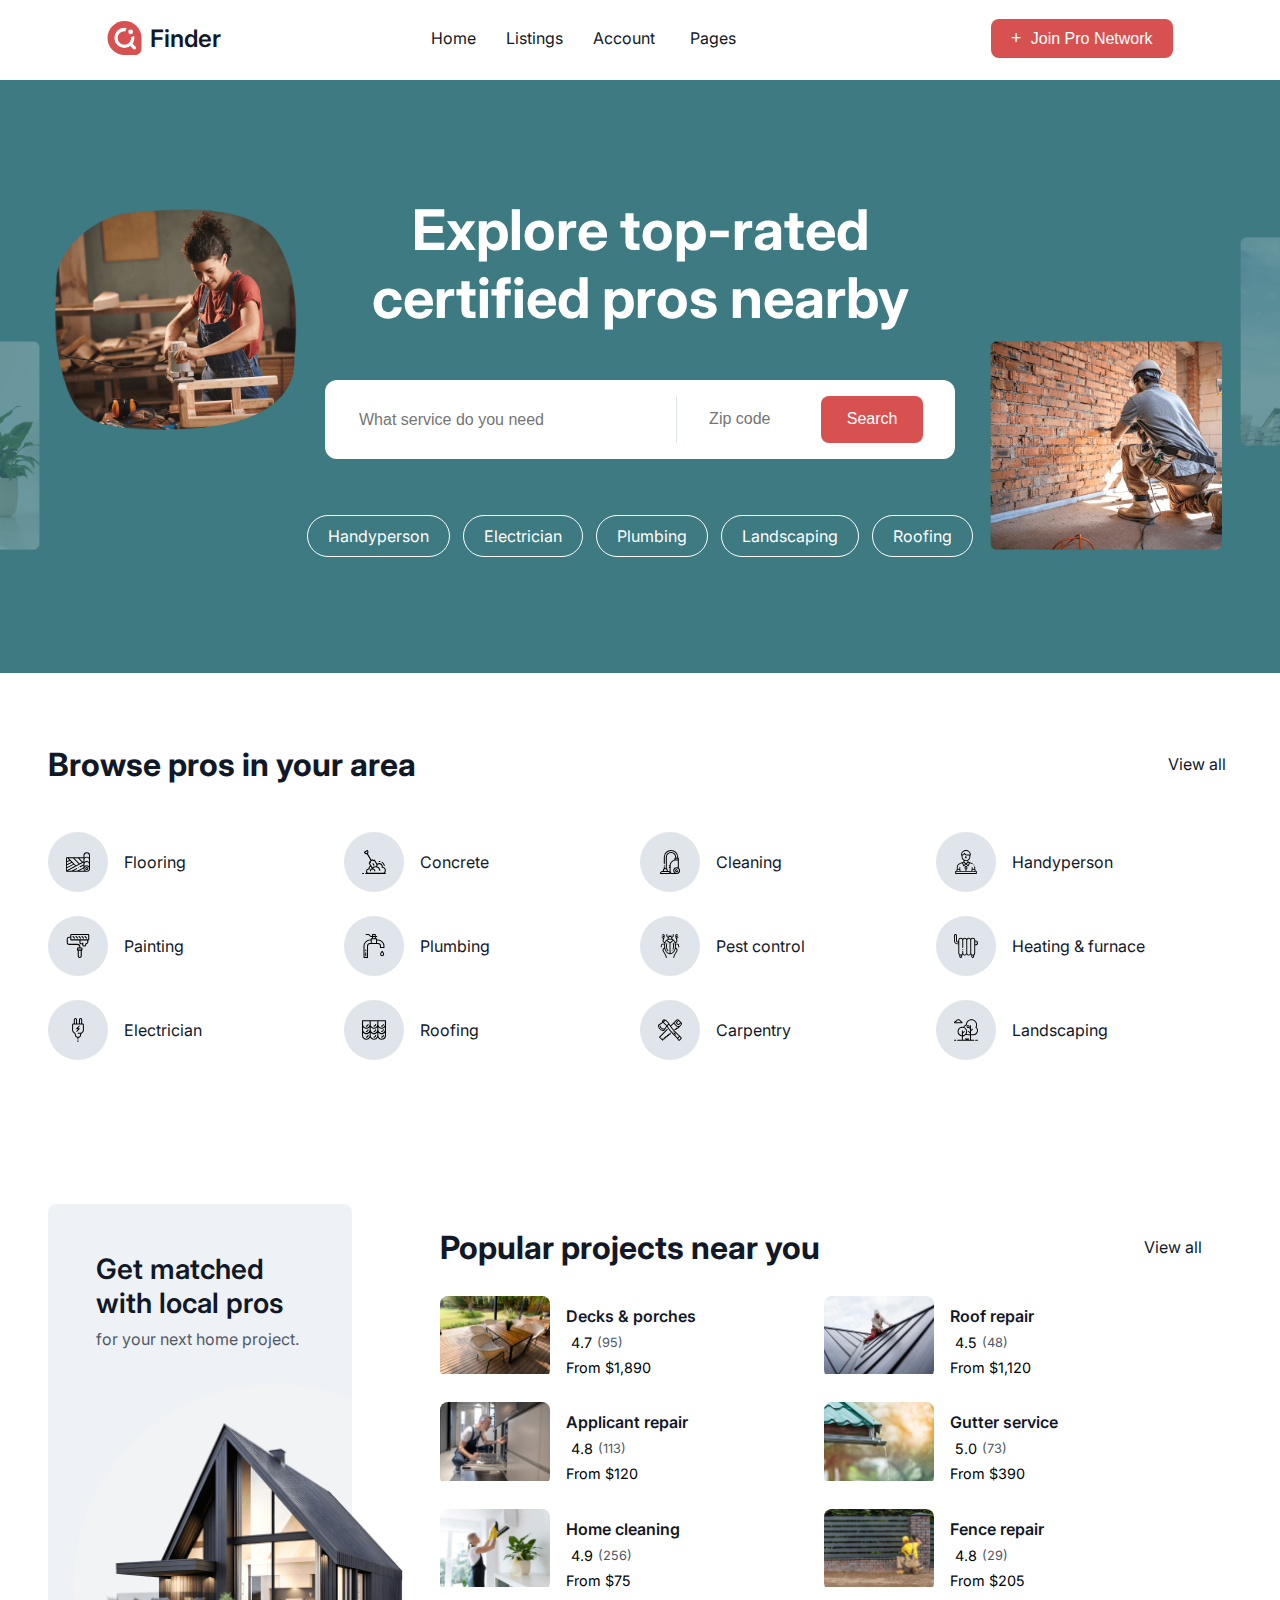
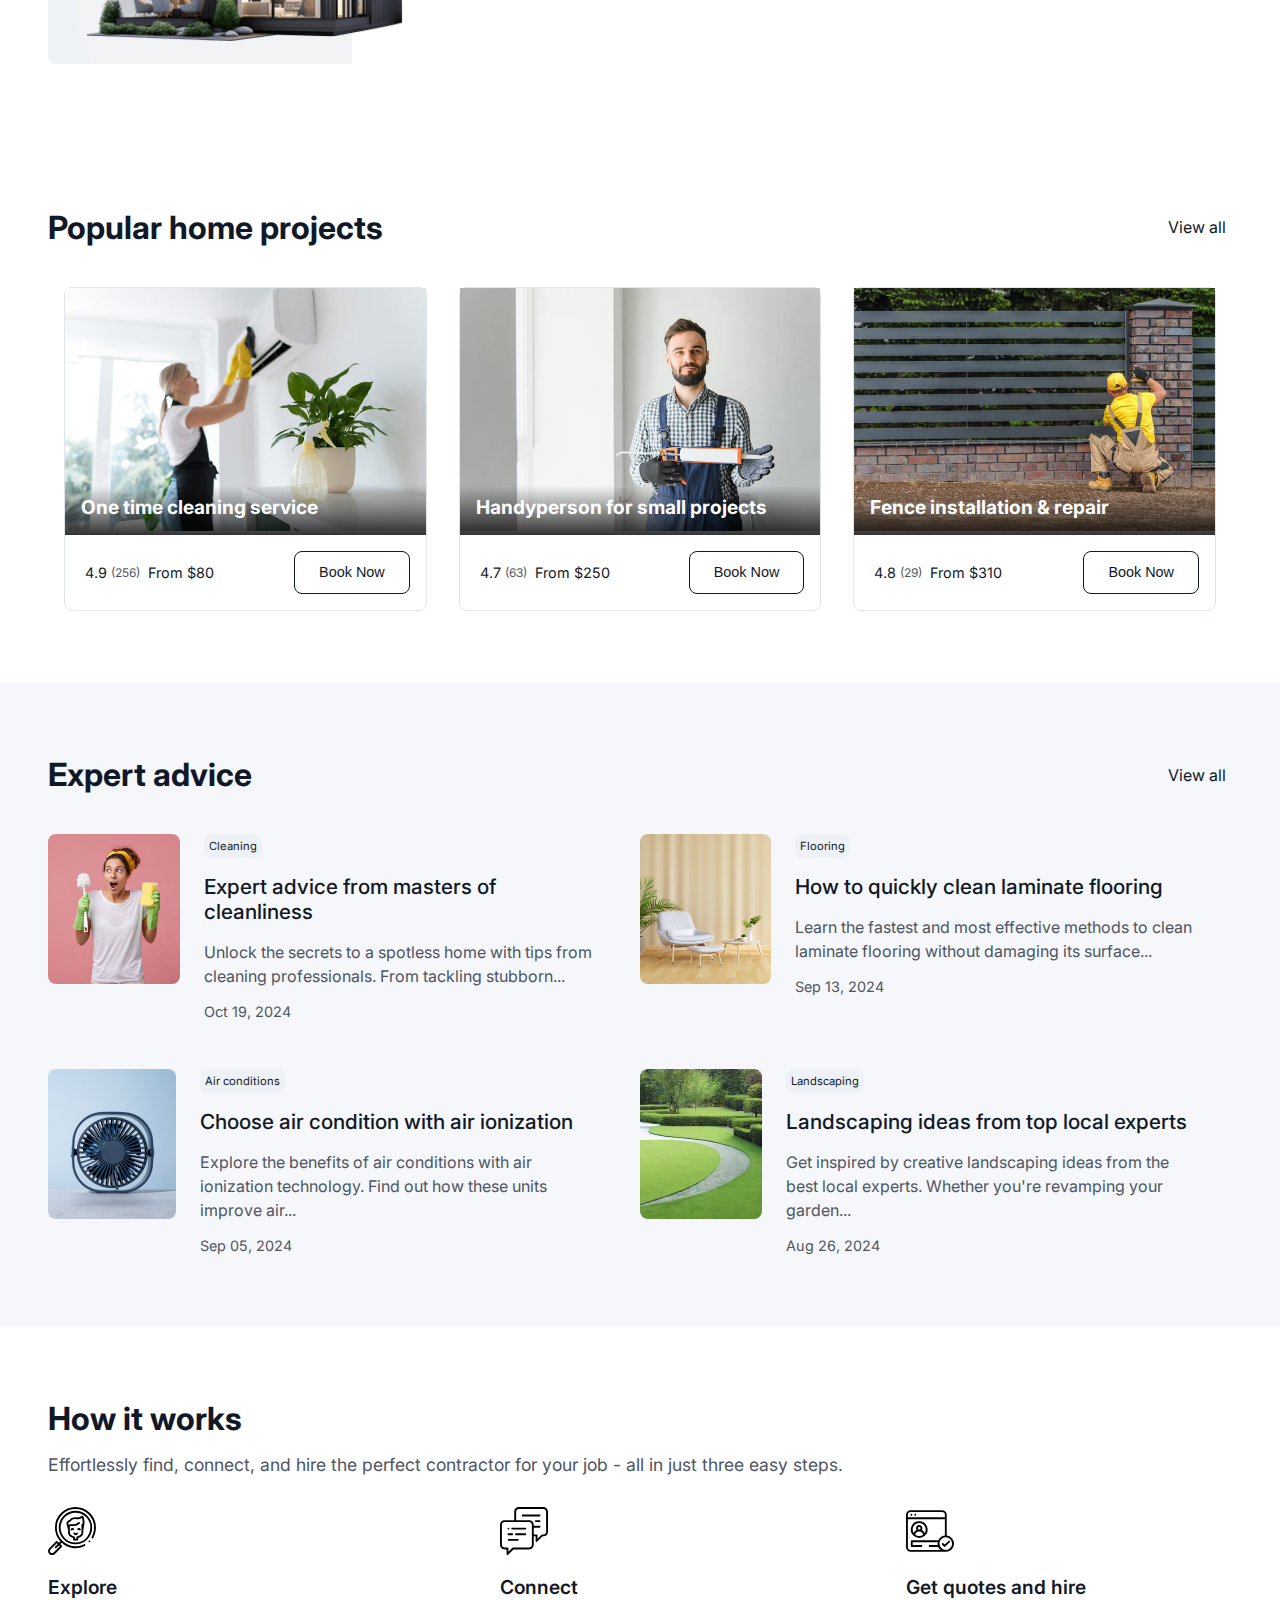
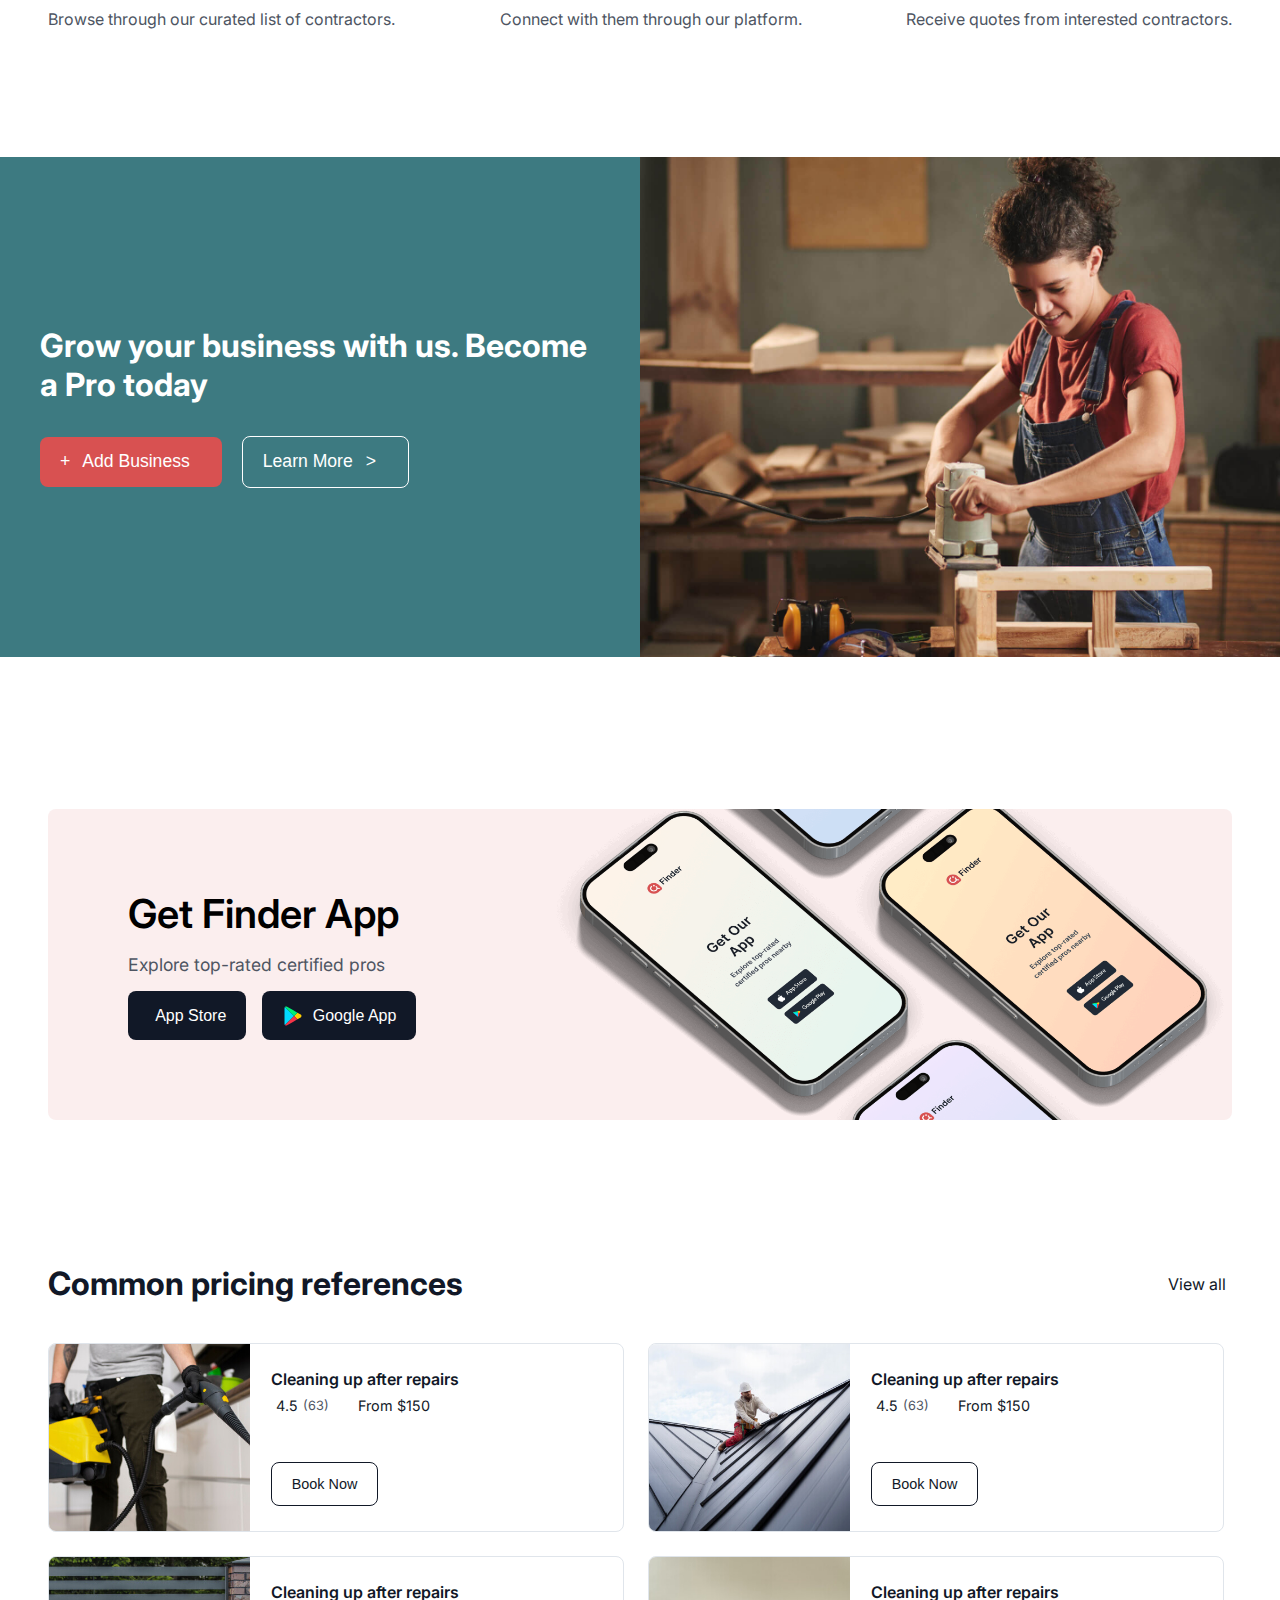
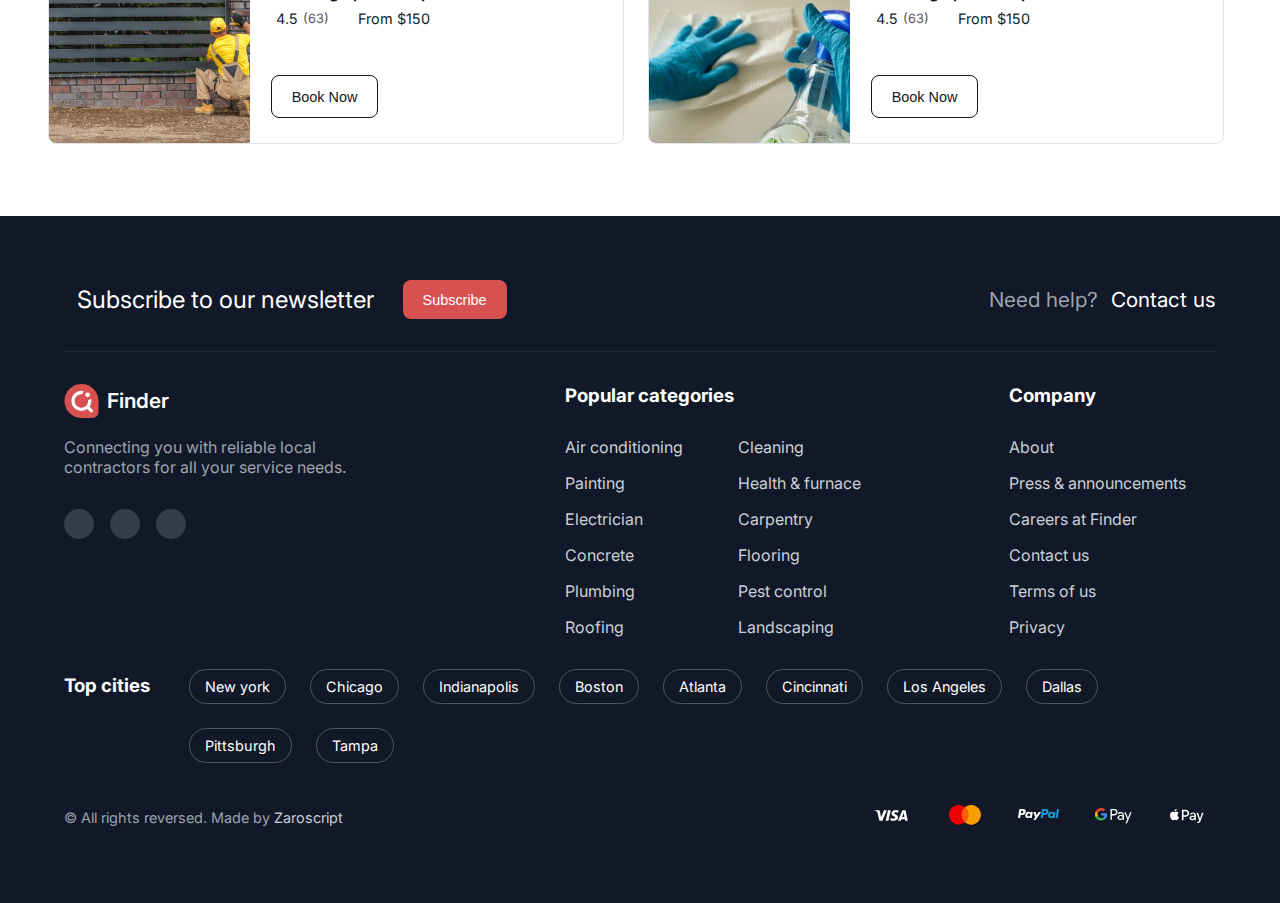
<file: index.html>
<!DOCTYPE html>
<html lang="en">
  <head>
    <meta charset="UTF-8" />
    <meta name="viewport" content="width=device-width, initial-scale=1.0" />
    <title>Finder | Contractors - Homepage</title>

    <link
      rel="shortcut icon"
      href="assets/images/logo.svg"
      type="image/x-icon"
    />

    <!-- Google font (Inter) -->
    <link rel="preconnect" href="https://fonts.googleapis.com" />
    <link rel="preconnect" href="https://fonts.gstatic.com" crossorigin />
    <link
      href="https://fonts.googleapis.com/css2?family=Inter:ital,opsz,wght@0,14..32,100..900;1,14..32,100..900&family=Poppins:ital,wght@0,100;0,200;0,300;0,400;0,500;0,600;0,700;0,800;0,900;1,100;1,200;1,300;1,400;1,500;1,600;1,700;1,800;1,900&display=swap"
      rel="stylesheet"
    />

    <!-- Font Awesome CDN -->
    <link
      rel="stylesheet"
      href="https://cdnjs.cloudflare.com/ajax/libs/font-awesome/6.7.1/css/all.min.css"
      integrity="sha512-5Hs3dF2AEPkpNAR7UiOHba+lRSJNeM2ECkwxUIxC1Q/FLycGTbNapWXB4tP889k5T5Ju8fs4b1P5z/iB4nMfSQ=="
      crossorigin="anonymous"
      referrerpolicy="no-referrer"
    />

    <!-- Main style file -->
    <link rel="stylesheet" href="assets/css/main.css" />
    <!-- Navbar style file -->
    <link rel="stylesheet" href="assets/css/navbar.css" />
    <!-- Home page style file -->
    <link rel="stylesheet" href="assets/css/home.css" />
    <!-- Footer style file -->
    <link rel="stylesheet" href="assets/css/footer.css" />
  </head>

  <!-- =============== start header ================ -->

  <header>
    <nav>
      <a href="index.html" class="logo">
        <img src="assets/images/logo.svg" alt="logo" />
        <span>Finder</span>
      </a>

      <ul class="nav-links">
        <li>
          <a href="index.html">Home</a>
        </li>
        <li>
          <a href="pages/listing.html">Listings</a>
        </li>
        <li>
          <a href="#">Account<i class="fa-solid fa-chevron-down"></i></a>

          <ul class="dropdown">
            <li><a href="#">Auth pages <i class="fa-solid fa-angle-right"></i></a>
              <ul class="authPages">
                <li><a href="pages/account/auth pages/signIn.html">Sign In</a></li>
                <li><a href="pages/account/auth pages/signUp.html">Sign Up</a></li>
                <li><a href="pages/account/auth pages/passwordRecovery.html">Password Recovery</a></li>
              </ul>
            </li>
            <li><a href="pages/account/profile.html">My profile</a></li>
            <li><a href="pages/account/myListings.html">My listings</a></li>
            <li><a href="pages/account/reviews.html">Reviews</a></li>
            <li><a href="pages/account/favorites.html">Favorites</a></li>
            <li><a href="pages/account/payment.html">Payment details</a></li>
            <li><a href="pages/account/settings.html">Account settings</a></li>
          </ul>
        </li>
        <li>
          <a href="#">Pages<i class="fa-solid fa-chevron-down"></i>
          </a>
          <ul class="dropdown">
            <li><a href="pages/otherPages/about.html">About</a></li>
            <li><a href="pages/otherPages/blog.html">Blog</a></li>
            <li><a href="pages/otherPages/contact.html">Contact</a></li>
            <li><a href="pages/otherPages/help.html">Help center</a></li>
            <li><a href="pages/otherPages/error404.html">404 Error</a></li>
          </ul>
        </li>
      </ul>

      <div class="contact-container">
        <i class="fa-regular fa-sun"></i>

        <a href="pages/account/profile.html"><i class="fa-regular fa-user"></i></a>

        <button class="btn"><span>+</span> Join pro network</button>
      </div>
    </nav>
    <section class="hero">
      <div class="hero-bg">
        <img src="assets/images/heroBackground.png" alt="Hero background" />
      </div>
      <div class="hero-content">
        <h1>Explore top-rated certified pros nearby</h1>

        <form class="search-box">
          <div class="left">
            <i class="fa-solid fa-magnifying-glass"></i>

            <input type="text" placeholder="What service do you need" />
          </div>

          <div class="right">
            <div class="zipCode">
              <i class="fa-solid fa-location-dot"></i>
              <input type="text" placeholder="Zip code" />
            </div>

            <button class="btn" type="submit">search</button>
          </div>
        </form>

        <div class="category-links">
          <a href="#">Handyperson</a>
          <a href="#">Electrician</a>
          <a href="#">Plumbing</a>
          <a href="#">Landscaping</a>
          <a href="#">Roofing</a>
        </div>
      </div>
    </section>
  </header>

  <!-- =============== end header ================ -->

  <main>
    <!-- =============== start categories section ================ -->
    <section id="categories">
      <div class="container">
        <div class="section-heading">
          <h2>Browse pros in your area</h2>

          <div class="viewAll">
            <a href="">View all </a>
            <i class="fa-solid fa-chevron-right"></i>
          </div>
        </div>

        <div class="categories-wrapper">
          <!-- Start category -->
          <div class="category">
            <div class="category-icon">
              <img src="assets/images/images (59).png" alt="category icon" />
            </div>
            <a href="#" class="underline-effect">Flooring</a>
          </div>
          <!-- End category -->
          <!-- Start category -->
          <div class="category">
            <div class="category-icon">
              <img src="assets/images/images (58).png" alt="category icon" />
            </div>
            <a href="#" class="underline-effect">Concrete</a>
          </div>
          <!-- End category -->
          <!-- Start category -->
          <div class="category">
            <div class="category-icon">
              <img src="assets/images/images (57).png" alt="category icon" />
            </div>
            <a href="#" class="underline-effect">Cleaning</a>
          </div>
          <!-- End category -->
          <!-- Start category -->
          <div class="category">
            <div class="category-icon">
              <img src="assets/images/images (56).png" alt="category icon" />
            </div>
            <a href="#" class="underline-effect">Handyperson</a>
          </div>
          <!-- End category -->
          <!-- Start category -->
          <div class="category">
            <div class="category-icon">
              <img src="assets/images/images (55).png" alt="category icon" />
            </div>
            <a href="#" class="underline-effect">Painting</a>
          </div>
          <!-- End category -->
          <!-- Start category -->
          <div class="category">
            <div class="category-icon">
              <img src="assets/images/images (54).png" alt="category icon" />
            </div>
            <a href="#" class="underline-effect">Plumbing</a>
          </div>
          <!-- End category -->
          <!-- Start category -->
          <div class="category">
            <div class="category-icon">
              <img src="assets/images/images (53).png" alt="category icon" />
            </div>
            <a href="#" class="underline-effect">Pest control</a>
          </div>
          <!-- End category -->
          <!-- Start category -->
          <div class="category">
            <div class="category-icon">
              <img src="assets/images/images (52).png" alt="category icon" />
            </div>
            <a href="#" class="underline-effect">Heating & furnace</a>
          </div>
          <!-- End category -->
          <!-- Start category -->
          <div class="category">
            <div class="category-icon">
              <img src="assets/images/images (51).png" alt="category icon" />
            </div>
            <a href="#" class="underline-effect">Electrician</a>
          </div>
          <!-- End category -->
          <!-- Start category -->
          <div class="category">
            <div class="category-icon">
              <img src="assets/images/images (50).png" alt="category icon" />
            </div>
            <a href="#" class="underline-effect">Roofing</a>
          </div>
          <!-- End category -->
          <!-- Start category -->
          <div class="category">
            <div class="category-icon">
              <img src="assets/images/images (49).png" alt="category icon" />
            </div>
            <a href="#" class="underline-effect">Carpentry</a>
          </div>
          <!-- End category -->
          <!-- Start category -->
          <div class="category">
            <div class="category-icon">
              <img src="assets/images/images (48).png" alt="category icon" />
            </div>
            <a href="#" class="underline-effect">Landscaping</a>
          </div>
          <!-- End category -->
        </div>
      </div>
    </section>
    <!-- =============== end categories section ================ -->

    <!-- =============== start popular projects section ================ -->

    <section id="popular-projects">
      <a class="left">
        <div class="text">
          <h2>Get matched with local pros</h2>
          <p>for your next home project.</p>
        </div>

        <div class="image-bg">
          <span></span>
        </div>
        <img src="assets/images/images (6).png" alt="House image" />
      </a>

      <div class="right">
        <div class="section-heading">
          <h2>Popular projects near you</h2>

          <div class="viewAll">
            <a href="">View all </a>
            <i class="fa-solid fa-chevron-right"></i>
          </div>
        </div>

        <div class="cards-wrapper">
          <!-- start card -->
          <a href="#">
            <article class="card">
              <div class="left">
                <img src="assets/images/images (31).png" alt="card image" />
              </div>

              <div class="right">
                <a href="#" class="underline-effect">Decks & porches</a>
                <div class="rating">
                  <i class="fa-solid fa-star"></i>
                  <p>4.7</p>
                  <span>(95)</span>
                </div>
                <p class="salary">From $1,890</p>
              </div>
            </article>
          </a>
          <!-- end card -->
          <!-- start card -->
          <a href="#">
            <article class="card">
              <div class="left">
                <img src="assets/images/images (32).png" alt="card image" />
              </div>

              <div class="right">
                <a href="#" class="underline-effect">Roof repair</a>
                <div class="rating">
                  <i class="fa-solid fa-star"></i>
                  <p>4.5</p>
                  <span>(48)</span>
                </div>
                <p class="salary">From $1,120</p>
              </div>
            </article>
          </a>
          <!-- end card -->
          <!-- start card -->
          <a href="#">
            <article class="card">
              <div class="left">
                <img src="assets/images/images (33).png" alt="card image" />
              </div>

              <div class="right">
                <a href="#" class="underline-effect">Applicant repair</a>
                <div class="rating">
                  <i class="fa-solid fa-star"></i>
                  <p>4.8</p>
                  <span>(113)</span>
                </div>
                <p class="salary">From $120</p>
              </div>
            </article>
          </a>
          <!-- end card -->
          <!-- start card -->
          <a href="#">
            <article class="card">
              <div class="left">
                <img src="assets/images/images (28).png" alt="card image" />
              </div>

              <div class="right">
                <a href="#" class="underline-effect">Gutter service</a>
                <div class="rating">
                  <i class="fa-solid fa-star"></i>
                  <p>5.0</p>
                  <span>(73)</span>
                </div>
                <p class="salary">From $390</p>
              </div>
            </article>
          </a>
          <!-- end card -->
          <!-- start card -->
          <a href="#">
            <article class="card">
              <div class="left">
                <img src="assets/images/images (29).png" alt="card image" />
              </div>

              <div class="right">
                <a href="#" class="underline-effect">Home cleaning</a>
                <div class="rating">
                  <i class="fa-solid fa-star"></i>
                  <p>4.9</p>
                  <span>(256)</span>
                </div>
                <p class="salary">From $75</p>
              </div>
            </article>
          </a>
          <!-- end card -->
          <!-- start card -->
          <a href="#">
            <article class="card">
              <div class="left">
                <img src="assets/images/images (30).png" alt="card image" />
              </div>

              <div class="right">
                <a href="#" class="underline-effect">Fence repair</a>
                <div class="rating">
                  <i class="fa-solid fa-star"></i>
                  <p>4.8</p>
                  <span>(29)</span>
                </div>
                <p class="salary">From $205</p>
              </div>
            </article>
          </a>
          <!-- end card -->
        </div>
      </div>
    </section>

    <!-- =============== end popular projects section ================ -->

    <!-- =============== Start popular home project section ================ -->

    <section id="popular-home">
      <div class="section-heading">
        <h2>Popular home projects</h2>

        <div class="viewAll">
          <a href="">View all </a>
          <i class="fa-solid fa-chevron-right"></i>
        </div>
      </div>
      <div class="projects-wrapper">
        <!-- Start project -->
        <a href="#" class="project">
          <div class="card-top">
            <div class="card-background">
              <img src="assets/images/images (4).png" alt="card background" />
            </div>

            <h3>One time cleaning service</h3>

            <div class="like-btn">
              <i class="fa-regular fa-heart"></i>
            </div>
          </div>

          <div class="card-bottom">
            <div class="info">
              <div class="rating">
                <i class="fa-solid fa-star"></i>
                <p>4.9</p>
                <span>(256)</span>
              </div>

              <p>From $80</p>
            </div>

            <button class="btn">Book now</button>
          </div>
        </a>
        <!-- end project -->
        <!-- Start project -->
        <a href="#" class="project">
          <div class="card-top">
            <div class="card-background">
              <img src="assets/images/images (5).png" alt="card background" />
            </div>
            <h3>Handyperson for small projects</h3>

            <div class="like-btn">
              <i class="fa-regular fa-heart"></i>
            </div>
          </div>

          <div class="card-bottom">
            <div class="info">
              <div class="rating">
                <i class="fa-solid fa-star"></i>
                <p>4.7</p>
                <span>(63)</span>
              </div>

              <p>From $250</p>
            </div>

            <button class="btn">Book now</button>
          </div>
        </a>
        <!-- end project -->
        <!-- Start project -->
        <a href="#" class="project">
          <div class="card-top">
            <div class="card-background">
              <img src="assets/images/images (3).png" alt="card background" />
            </div>
            <h3>Fence installation & repair</h3>

            <div class="like-btn">
              <i class="fa-regular fa-heart"></i>
            </div>
          </div>

          <div class="card-bottom">
            <div class="info">
              <div class="rating">
                <i class="fa-solid fa-star"></i>
                <p>4.8</p>
                <span>(29)</span>
              </div>

              <p>From $310</p>
            </div>

            <button class="btn">Book now</button>
          </div>
        </a>
        <!-- end project -->
      </div>
    </section>

    <!-- =============== end popular home project section ================ -->

    <!-- =============== Start expert advice section ================ -->

    <section id="expert-advice">
      <div class="section-heading">
        <h2>Expert advice</h2>

        <div class="viewAll">
          <a href="">View all </a>
          <i class="fa-solid fa-chevron-right"></i>
        </div>
      </div>

      <div class="advices-wrapper">
        <!-- start advice -->
        <a href="#" class="advice">
          <div class="left">
            <img src="assets/images/images (25).png" alt="advice image" />
          </div>
          <div class="right">
            <p class="categ">Cleaning</p>

            <h3>Expert advice from masters of cleanliness</h3>

            <p class="text">
              Unlock the secrets to a spotless home with tips from cleaning
              professionals. From tackling stubborn...
            </p>

            <span class="date">Oct 19, 2024</span>
          </div>
        </a>
        <!-- end advice -->
        <!-- start advice -->
        <a href="#" class="advice">
          <div class="left">
            <img src="assets/images/images (24).png" alt="advice image" />
          </div>
          <div class="right">
            <p class="categ">Flooring</p>

            <h3>How to quickly clean laminate flooring</h3>

            <p class="text">
              Learn the fastest and most effective methods to clean laminate
              flooring without damaging its surface...
            </p>

            <span class="date">Sep 13, 2024</span>
          </div>
        </a>
        <!-- end advice -->
        <!-- start advice -->
        <a href="#" class="advice">
          <div class="left">
            <img src="assets/images/images (23).png" alt="advice image" />
          </div>
          <div class="right">
            <p class="categ">Air conditions</p>

            <h3>Choose air condition with air ionization</h3>

            <p class="text">
              Explore the benefits of air conditions with air ionization
              technology. Find out how these units improve air...
            </p>

            <span class="date">Sep 05, 2024</span>
          </div>
        </a>
        <!-- end advice -->
        <!-- start advice -->
        <a href="#" class="advice">
          <div class="left">
            <img src="assets/images/images (26).png" alt="advice image" />
          </div>
          <div class="right">
            <p class="categ">Landscaping</p>

            <h3>Landscaping ideas from top local experts</h3>

            <p class="text">
              Get inspired by creative landscaping ideas from the best local
              experts. Whether you're revamping your garden...
            </p>

            <span class="date">Aug 26, 2024</span>
          </div>
        </a>
        <!-- end advice -->
      </div>
    </section>

    <!-- =============== end expert advice section ================ -->

    <!-- =============== start how it works section ================ -->

    <section id="howItWorks">
      <h2>How it works</h2>
      <p>
        Effortlessly find, connect, and hire the perfect contractor for your job
        - all in just three easy steps.
      </p>

      <div class="cards-wrapper">
        <!-- Start card -->
        <div class="card">
          <img src="assets/images/images (43).png" alt="icon" />
          <h4>Explore</h4>
          <p>Browse through our curated list of contractors.</p>
        </div>
        <!-- End card -->
        <!-- Start card -->
        <div class="card">
          <img src="assets/images/images (42).png" alt="icon" />
          <h4>Connect</h4>
          <p>Connect with them through our platform.</p>
        </div>
        <!-- End card -->
        <!-- Start card -->
        <div class="card">
          <img src="assets/images/images (41).png" alt="icon" />
          <h4>Get quotes and hire</h4>
          <p>Receive quotes from interested contractors.</p>
        </div>
        <!-- End card -->
      </div>
    </section>

    <!-- =============== end how it works section ================ -->

    <!-- =============== start contact section ================ -->

    <section id="contact">
      <div class="left">
        <h2>Grow your business with us. Become a Pro today</h2>

        <div class="btns">
          <button class="btn"><span>+</span> Add business</button>
          <button class="btn">Learn more <span>></span></button>
        </div>
      </div>
      <div class="right">
        <img src="assets/images/images (1).png" alt="contact image" />
      </div>
    </section>

    <!-- =============== end contact section ================ -->

    <!-- =============== start getApp section ================ -->

    <section id="getApp">
      <div class="getApp-content">
        <h2>Get finder app</h2>
        <p>Explore top-rated certified pros</p>

        <div class="btns">
          <button class="btn">
            <i class="fa-brands fa-apple"></i> App store
          </button>
          <button class="btn">
            <img src="assets/images/images (47).png" alt="Google app" />Google
            app
          </button>
        </div>
      </div>
    </section>

    <!-- =============== end getApp section ================ -->

    <!-- =============== Start pricing section ================ -->

    <section id="pricing">
      <div class="section-heading">
        <h2>Common pricing references</h2>

        <div class="viewAll">
          <a href="">View all </a>
          <i class="fa-solid fa-chevron-right"></i>
        </div>
      </div>

      <div class="cards-wrapper">
        <!-- Start card -->
        <a href="#" class="card">
          <div class="left">
            <img src="assets/images/images (21).png" alt="card image" />
          </div>

          <div class="right">
            <h3>Cleaning up after repairs</h3>

            <div class="rating">
              <i class="fa-solid fa-star"></i>
              <span class="rate">4.5</span>
              <span class="count">(63)</span>

              <p class="price">From $150</p>
            </div>

            <button class="btn">Book now</button>
          </div>
        </a>
        <!-- End card -->
        <!-- Start card -->
        <a href="#" class="card">
          <div class="left">
            <img src="assets/images/images (22).png" alt="card image" />
          </div>

          <div class="right">
            <h3>Cleaning up after repairs</h3>

            <div class="rating">
              <i class="fa-solid fa-star"></i>
              <span class="rate">4.5</span>
              <span class="count">(63)</span>
              <p class="price">From $150</p>
            </div>

            <button class="btn">Book now</button>
          </div>
        </a>
        <!-- End card -->
        <!-- Start card -->
        <a href="#" class="card">
          <div class="left">
            <img src="assets/images/images (20).png" alt="card image" />
          </div>

          <div class="right">
            <h3>Cleaning up after repairs</h3>

            <div class="rating">
              <i class="fa-solid fa-star"></i>
              <span class="rate">4.5</span>
              <span class="count">(63)</span>
              <p class="price">From $150</p>
            </div>

            <button class="btn">Book now</button>
          </div>
        </a>
        <!-- End card -->
        <!-- Start card -->
        <a href="#" class="card">
          <div class="left">
            <img src="assets/images/images (19).png" alt="card image" />
          </div>

          <div class="right">
            <h3>Cleaning up after repairs</h3>

            <div class="rating">
              <i class="fa-solid fa-star"></i>
              <span class="rate">4.5</span>
              <span class="count">(63)</span>
              <p class="price">From $150</p>
            </div>

            <button class="btn">Book now</button>
          </div>
        </a>
        <!-- End card -->
      </div>
    </section>

    <!-- =============== end pricing section ================ -->
  </main>

  <!-- =============== start footer================ -->

  <footer>
    <div class="footer-head">
      <div class="left">
        <i class="fa-regular fa-envelope"></i>
        <p>Subscribe to our newsletter</p>
        <button class="btn">Subscribe</button>
      </div>
      <div class="right">
        <p>Need help?</p>
        <a href="#">Contact us</a>
      </div>
    </div>

    <div class="row-one">
      <div class="col-one">
        <a href="index.html" class="logo">
          <img src="assets/images/logo.svg" alt="logo" />
          <p>Finder</p>
        </a>
        <p>
          Connecting you with reliable local contractors for all your service
          needs.
        </p>
        <div class="social">
          <a href="#"><i class="fa-brands fa-instagram"></i></a>
          <a href="#"><i class="fa-brands fa-facebook-f"></i></a>
          <a href="#"><i class="fa-brands fa-x-twitter"></i></a>
        </div>
      </div>

      <div class="col-two">
        <h3>Popular categories</h3>

        <ul class="categories">
          <a href="#">Air conditioning</a>
          <a href="#">Cleaning</a>
          <a href="#">Painting</a>
          <a href="#">Health & furnace</a>
          <a href="#">Electrician</a>
          <a href="#">Carpentry</a>
          <a href="#">Concrete</a>
          <a href="#">Flooring</a>
          <a href="#">Plumbing</a>
          <a href="#">Pest control</a>
          <a href="#">Roofing</a>
          <a href="#">Landscaping</a>
        </ul>
      </div>

      <div class="col-three">
        <h3>Company</h3>

        <ul class="categories">
          <a href="#">About</a>
          <a href="#">Press & announcements</a>
          <a href="#">Careers at Finder</a>
          <a href="#">Contact us</a>
          <a href="#">Terms of us</a>
          <a href="#">Privacy</a>
        </ul>
      </div>
    </div>

    <div class="row-two">
      <h3>Top cities</h3>

      <ul>
        <li><a href="#">New york</a></li>
        <li><a href="#">Chicago</a></li>
        <li><a href="#">Indianapolis</a></li>
        <li><a href="#">Boston</a></li>
        <li><a href="#">Atlanta</a></li>
        <li><a href="#">Cincinnati</a></li>
        <li><a href="#">Los Angeles</a></li>
        <li><a href="#">Dallas</a></li>
        <li><a href="#">Pittsburgh</a></li>
        <li><a href="#">Tampa</a></li>
      </ul>
    </div>

    <div class="row-three">
      <p class="copyright">
        &copy; All rights reversed. Made by <a href="https://github.com/Zaroscript">Zaroscript</a>
      </p>

      <ul class="payment">
        <li><img src="assets/images/images (40).png" alt="Visa" /></li>
        <li>
          <img src="assets/images/images (37).png" alt="Master card" />
        </li>
        <li><img src="assets/images/images (38).png" alt="Paypal" /></li>
        <li><img src="assets/images/images (39).png" alt="Google pay" /></li>
        <li><img src="assets/images/images (36).png" alt="Apple pay" /></li>
      </ul>
    </div>
  </footer>

  <!-- =============== end footer ================ -->

  <body></body>
</html>
</file>
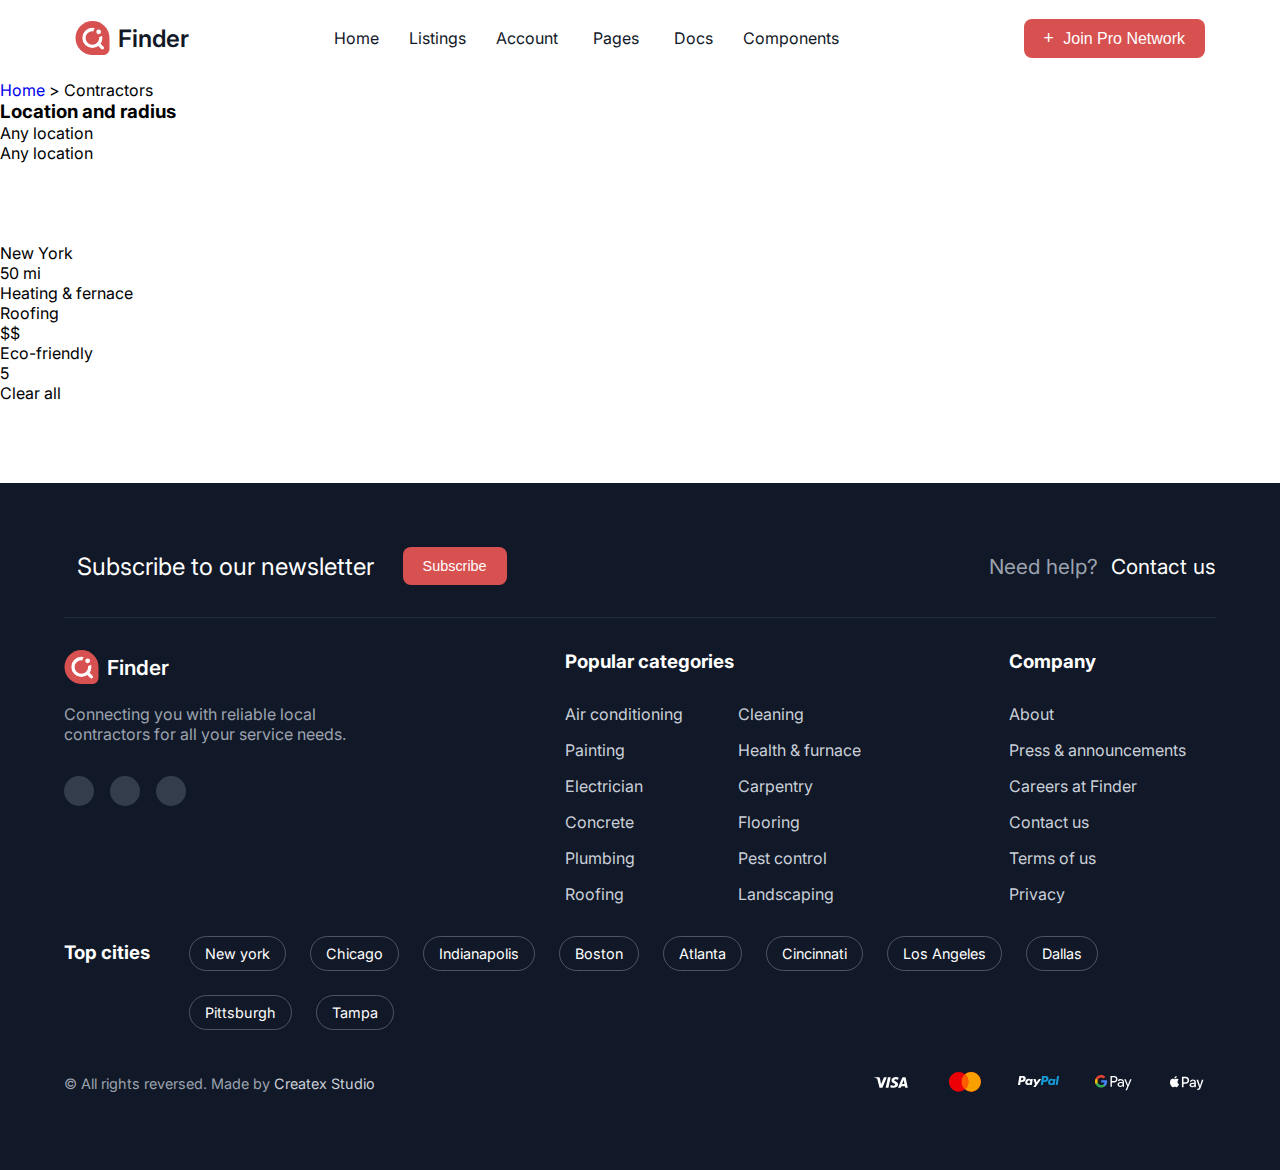
<file: pages/listing.html>
<!DOCTYPE html>
<html lang="en">
  <head>
    <meta charset="UTF-8" />
    <meta name="viewport" content="width=device-width, initial-scale=1.0" />
    <title>Finder | Contractors - Homepage</title>

    <link
      rel="shortcut icon"
      href="../assets/images/logo.svg"
      type="image/x-icon"
    />

    <!-- Google font (Inter) -->
    <link rel="preconnect" href="https://fonts.googleapis.com" />
    <link rel="preconnect" href="https://fonts.gstatic.com" crossorigin />
    <link
      href="https://fonts.googleapis.com/css2?family=Inter:ital,opsz,wght@0,14..32,100..900;1,14..32,100..900&family=Poppins:ital,wght@0,100;0,200;0,300;0,400;0,500;0,600;0,700;0,800;0,900;1,100;1,200;1,300;1,400;1,500;1,600;1,700;1,800;1,900&display=swap"
      rel="stylesheet"
    />

    <!-- Font Awesome CDN -->
    <link
      rel="stylesheet"
      href="https://cdnjs.cloudflare.com/ajax/libs/font-awesome/6.7.1/css/all.min.css"
      integrity="sha512-5Hs3dF2AEPkpNAR7UiOHba+lRSJNeM2ECkwxUIxC1Q/FLycGTbNapWXB4tP889k5T5Ju8fs4b1P5z/iB4nMfSQ=="
      crossorigin="anonymous"
      referrerpolicy="no-referrer"
    />

    <!-- Main style file -->
    <link rel="stylesheet" href="../assets/css/main.css" />
    <!-- Navbar style file -->
    <link rel="stylesheet" href="../assets/css/navbar.css" />
    <!-- Home page style file -->
    <link rel="stylesheet" href="../assets/css/home.css" />
    <!-- Footer style file -->
    <link rel="stylesheet" href="../assets/css/footer.css" />
  </head>

  <!-- =============== start navbar ================ -->

  <nav>
    <div class="logo">
      <img src="../assets/images/logo.svg" alt="logo" />
      <span>Finder</span>
    </div>

    <ul class="nav-links">
      <li>
        <a href="../index.html">Home</a>
      </li>
      <li>
        <a href="listing.html">Listings</a>
      </li>
      <li>
        <a href="#">Account<i class="fa-solid fa-chevron-down"></i></a>
      </li>
      <li>
        <a href="#">Pages<i class="fa-solid fa-chevron-down"></i></a>
      </li>
      <li>
        <a href="#">Docs</a>
      </li>
      <li>
        <a href="#">Components</a>
      </li>
    </ul>

    <div class="contact-container">
      <i class="fa-regular fa-sun"></i>

      <i class="fa-regular fa-user"></i>

      <button class="btn"><span>+</span> Join pro network</button>
    </div>
  </nav>

  <!-- =============== end navbar ================ -->

  <!-- start aside -->
    <aside style="margin-block: 80px;">
      <div class="heading">
        <a href="../index.html">Home</a>
        <span>></span>
        <span>Contractors</span>
      </div>

      <form action="listing.html" method="post">
        <div class="location-radius">
        <h3>Location and radius</h3>

        <div id="location" class="dropdown">
          <i class="fa-solid fa-location-dot"></i>
          <span>Any location</span>

          <i class="fa-solid fa-angle-down"></i>
        </div>

        <div id="ardius" class="dropdown">
          <i class="fa-solid fa-location-dot"></i>
          <span>Any location</span>

          <i class="fa-solid fa-angle-down"></i>
        </div>
      </div>

      <!-- <div class="project-type">
        <h3>Project type</h3>

        <div id="location" class="dropdown">
          <i class="fa-solid fa-location-dot"></i>
          <span>Any location</span>

          <i class="fa-solid fa-angle-down"></i>
        </div>

        <div id="ardius" class="dropdown">
          <i class="fa-solid fa-location-dot"></i>
          <span>Any location</span>

          <i class="fa-solid fa-angle-down"></i>
        </div>
      </div> -->
      </form>
    </aside>
    <!-- end aside -->

  <main style="margin-block: 80px;">
    
    <div class="filter">
      <ul class="filter-options">
        <li><i class="fa-solid fa-xmark"></i><span>New York</span></li>
        <li><i class="fa-solid fa-xmark"></i><span>50 mi</span></li>
        <li><i class="fa-solid fa-xmark"></i><span>Heating & fernace</span></li>
        <li><i class="fa-solid fa-xmark"></i><span>Roofing</span></li>
        <li><i class="fa-solid fa-xmark"></i><span>$$</span></li>
        <li><i class="fa-solid fa-xmark"></i><span>Eco-friendly</span></li>
        <li><i class="fa-solid fa-xmark"></i><span>5 <i class="fa-solid fa-star"></i></span></li>
      </ul>

      <p class="clearAll">Clear all</p>
    </div>

    <!-- -->
  </main>

  <!-- =============== start footer================ -->

  <footer>
    <div class="footer-head">
      <div class="left">
        <i class="fa-regular fa-envelope"></i>
        <p>Subscribe to our newsletter</p>
        <button class="btn">Subscribe</button>
      </div>
      <div class="right">
        <p>Need help?</p>
        <a href="#">Contact us</a>
      </div>
    </div>

    <div class="row-one">
      <div class="col-one">
        <div class="logo">
          <img src="../assets/images/logo.svg" alt="logo" />
          <p>Finder</p>
        </div>
        <p>
          Connecting you with reliable local contractors for all your service
          needs.
        </p>
        <div class="social">
          <a href="#"><i class="fa-brands fa-instagram"></i></a>
          <a href="#"><i class="fa-brands fa-facebook-f"></i></a>
          <a href="#"><i class="fa-brands fa-x-twitter"></i></a>
        </div>
      </div>

      <div class="col-two">
        <h3>Popular categories</h3>

        <ul class="categories">
          <a href="#">Air conditioning</a>
          <a href="#">Cleaning</a>
          <a href="#">Painting</a>
          <a href="#">Health & furnace</a>
          <a href="#">Electrician</a>
          <a href="#">Carpentry</a>
          <a href="#">Concrete</a>
          <a href="#">Flooring</a>
          <a href="#">Plumbing</a>
          <a href="#">Pest control</a>
          <a href="#">Roofing</a>
          <a href="#">Landscaping</a>
        </ul>
      </div>

      <div class="col-three">
        <h3>Company</h3>

        <ul class="categories">
          <a href="#">About</a>
          <a href="#">Press & announcements</a>
          <a href="#">Careers at Finder</a>
          <a href="#">Contact us</a>
          <a href="#">Terms of us</a>
          <a href="#">Privacy</a>
        </ul>
      </div>
    </div>

    <div class="row-two">
      <h3>Top cities</h3>

      <ul>
        <li><a href="#">New york</a></li>
        <li><a href="#">Chicago</a></li>
        <li><a href="#">Indianapolis</a></li>
        <li><a href="#">Boston</a></li>
        <li><a href="#">Atlanta</a></li>
        <li><a href="#">Cincinnati</a></li>
        <li><a href="#">Los Angeles</a></li>
        <li><a href="#">Dallas</a></li>
        <li><a href="#">Pittsburgh</a></li>
        <li><a href="#">Tampa</a></li>
      </ul>
    </div>

    <div class="row-three">
      <p class="copyright">
        &copy; All rights reversed. Made by <a href="#">Createx Studio</a>
      </p>

      <ul class="payment">
        <li><img src="../assets/images/images (40).png" alt="Visa" /></li>
        <li>
          <img src="../assets/images/images (37).png" alt="Master card" />
        </li>
        <li><img src="../assets/images/images (38).png" alt="Paypal" /></li>
        <li><img src="../assets/images/images (39).png" alt="Google pay" /></li>
        <li><img src="../assets/images/images (36).png" alt="Apple pay" /></li>
      </ul>
    </div>
  </footer>

  <!-- =============== end footer ================ -->

  <body></body>
</html>
</file>
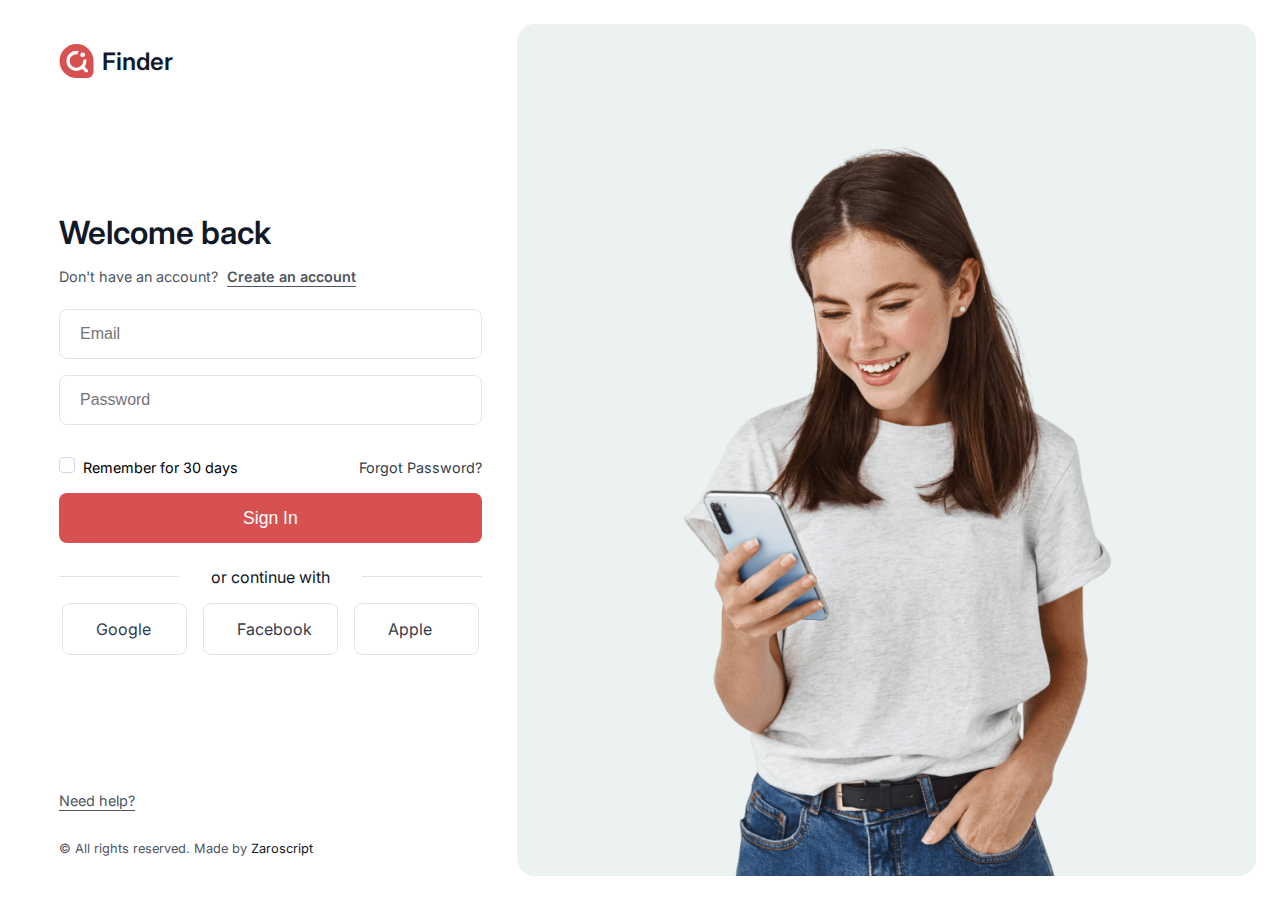
<file: pages/account/auth pages/signIn.html>
<!DOCTYPE html>
<html lang="en">
  <head>
    <meta charset="UTF-8" />
    <meta name="viewport" content="width=device-width, initial-scale=1.0" />
    <title>Finder | Account - Sign In</title>

    <link
      rel="shortcut icon"
      href="../../../assets/images/logo.svg"
      type="image/x-icon"
    />

    <!-- Main style file -->
    <link rel="stylesheet" href="../../../assets/css/main.css" />
    <!-- Sign In css file -->
    <link rel="stylesheet" href="../../../assets/css/signIn.css" />

    <!-- Google font (Inter) -->
    <link rel="preconnect" href="https://fonts.googleapis.com" />
    <link rel="preconnect" href="https://fonts.gstatic.com" crossorigin />
    <link
      href="https://fonts.googleapis.com/css2?family=Inter:ital,opsz,wght@0,14..32,100..900;1,14..32,100..900&family=Poppins:ital,wght@0,100;0,200;0,300;0,400;0,500;0,600;0,700;0,800;0,900;1,100;1,200;1,300;1,400;1,500;1,600;1,700;1,800;1,900&display=swap"
      rel="stylesheet"
    />

    <!-- Font Awesome CDN -->
    <link
      rel="stylesheet"
      href="https://cdnjs.cloudflare.com/ajax/libs/font-awesome/6.7.1/css/all.min.css"
      integrity="sha512-5Hs3dF2AEPkpNAR7UiOHba+lRSJNeM2ECkwxUIxC1Q/FLycGTbNapWXB4tP889k5T5Ju8fs4b1P5z/iB4nMfSQ=="
      crossorigin="anonymous"
      referrerpolicy="no-referrer"
    />
  </head>
  <body>
    <main>
      <section class="sign-in">
        <a href="../../../index.html" class="logo">
          <img src="../../../assets/images/logo.svg" alt="logo" />
          <span>Finder</span>
        </a>

        <form action="../../../index.html" method="post">
          <h2>Welcome back</h2>
          <p>
            Don't have an account? <a href="signUp.html">Create an account</a>
          </p>

          <div class="input-fields">
            <input type="email" placeholder="Email" name="email" required />
            <div class="password">
              <input
                type="password"
                placeholder="Password"
                name="email"
                required
              />

              <i class="fa-regular fa-eye"></i>
            </div>
          </div>

          <div class="actions">
            <div class="forget-password">
              <div class="checkbox-wrapper-30">
                <span class="checkbox">
                  <input type="checkbox" />
                  <svg>
                    <use xlink:href="#checkbox-30" class="checkbox"></use>
                  </svg>
                </span>
                <svg xmlns="http://www.w3.org/2000/svg" style="display: none">
                  <symbol id="checkbox-30" viewBox="0 0 22 22">
                    <path
                      fill="none"
                      stroke="currentColor"
                      d="M5.5,11.3L9,14.8L20.2,3.3l0,0c-0.5-1-1.5-1.8-2.7-1.8h-13c-1.7,0-3,1.3-3,3v13c0,1.7,1.3,3,3,3h13 c1.7,0,3-1.3,3-3v-13c0-0.4-0.1-0.8-0.3-1.2"
                    />
                  </symbol>
                </svg>
              </div>
              <label for="rememberMe">Remember for 30 days</label>
            </div>

            <a href="passwordRecovery.html">Forgot Password?</a>
          </div>

          <button type="submit" class="btn">Sign In</button>

          <div class="otherMethods">
            <div class="heading">
              <span class="line"></span>
              <p>or continue with</p>
              <span class="line"></span>
            </div>

            <ul class="signIn-links">
              <li>
                <i class="fa-brands fa-google"></i>
                <span>Google</span>
              </li>
              <li>
                <i class="fa-brands fa-facebook-f"></i>
                <span>Facebook</span>
              </li>
              <li>
                <i class="fa-brands fa-apple"></i>
                <span>Apple</span>
              </li>
            </ul>
          </div>
        </form>

        <footer>
          <a href="../../otherPages/help.html">Need help?</a>
          <p>
            &copy; All rights reserved. Made by
            <a href="https://github.com/Zaroscript">Zaroscript</a>
          </p>
        </footer>
      </section>
      <div class="signIn-image">
        <img src="../../../assets/images/images.png" alt="Sign in page image" />
      </div>
    </main>
  </body>
</html>
</file>
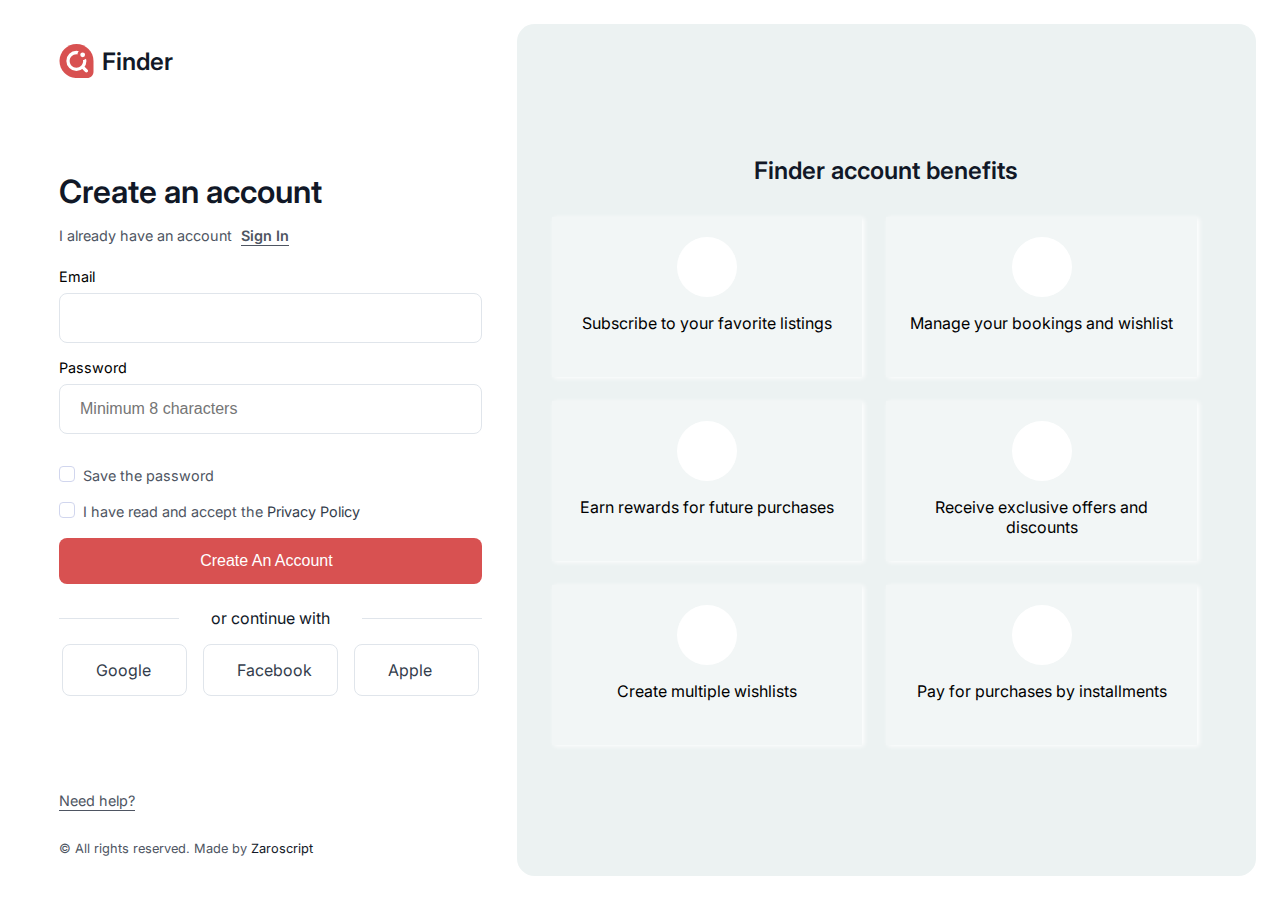
<file: pages/account/auth pages/signUp.html>
<!DOCTYPE html>
<html lang="en">
  <head>
    <meta charset="UTF-8" />
    <meta name="viewport" content="width=device-width, initial-scale=1.0" />
    <title>Finder | Account - Sign Up</title>

    <link
      rel="shortcut icon"
      href="../../../assets/images/logo.svg"
      type="image/x-icon"
    />

    <!-- Main style file -->
    <link rel="stylesheet" href="../../../assets/css/main.css" />
    <!-- sign up css file -->
    <link rel="stylesheet" href="../../../assets/css/signUp.css" />

    <!-- Google font (Inter) -->
    <link rel="preconnect" href="https://fonts.googleapis.com" />
    <link rel="preconnect" href="https://fonts.gstatic.com" crossorigin />
    <link
      href="https://fonts.googleapis.com/css2?family=Inter:ital,opsz,wght@0,14..32,100..900;1,14..32,100..900&family=Poppins:ital,wght@0,100;0,200;0,300;0,400;0,500;0,600;0,700;0,800;0,900;1,100;1,200;1,300;1,400;1,500;1,600;1,700;1,800;1,900&display=swap"
      rel="stylesheet"
    />

    <!-- Font Awesome CDN -->
    <link
      rel="stylesheet"
      href="https://cdnjs.cloudflare.com/ajax/libs/font-awesome/6.7.1/css/all.min.css"
      integrity="sha512-5Hs3dF2AEPkpNAR7UiOHba+lRSJNeM2ECkwxUIxC1Q/FLycGTbNapWXB4tP889k5T5Ju8fs4b1P5z/iB4nMfSQ=="
      crossorigin="anonymous"
      referrerpolicy="no-referrer"
    />
  </head>
  <body>
    <main>
      <section class="sign-up">
        <a href="../../../index.html" class="logo">
          <img src="../../../assets/images/logo.svg" alt="logo" />
          <span>Finder</span>
        </a>

        <form action="../../../index.html" method="post">
          <h2>Create an account</h2>
          <p>I already have an account <a href="signIn.html">Sign In</a></p>

          <div class="input-fields">
            <div class="email">
              <label for="email">Email</label>
              <input type="email" name="email" required />
            </div>
            <div class="password">
              <label for="password">Password</label>
              <input
                type="password"
                name="email"
                placeholder="Minimum 8 characters"
                min="8"
                id="password"
                required
              />

              <i class="fa-regular fa-eye"></i>
            </div>
          </div>

          <div class="actions">
            <div class="action">
              <div class="checkbox-wrapper-30">
                <span class="checkbox">
                  <input type="checkbox" />
                  <svg>
                    <use xlink:href="#checkbox-30" class="checkbox"></use>
                  </svg>
                </span>
                <svg xmlns="http://www.w3.org/2000/svg" style="display: none">
                  <symbol id="checkbox-30" viewBox="0 0 22 22">
                    <path
                      fill="none"
                      stroke="currentColor"
                      d="M5.5,11.3L9,14.8L20.2,3.3l0,0c-0.5-1-1.5-1.8-2.7-1.8h-13c-1.7,0-3,1.3-3,3v13c0,1.7,1.3,3,3,3h13 c1.7,0,3-1.3,3-3v-13c0-0.4-0.1-0.8-0.3-1.2"
                    />
                  </symbol>
                </svg>
              </div>
              <label for="rememberMe">Save the password</label>
            </div>
            <div class="action">
              <div class="checkbox-wrapper-30">
                <span class="checkbox">
                  <input type="checkbox" />
                  <svg>
                    <use xlink:href="#checkbox-30" class="checkbox"></use>
                  </svg>
                </span>
                <svg xmlns="http://www.w3.org/2000/svg" style="display: none">
                  <symbol id="checkbox-30" viewBox="0 0 22 22">
                    <path
                      fill="none"
                      stroke="currentColor"
                      d="M5.5,11.3L9,14.8L20.2,3.3l0,0c-0.5-1-1.5-1.8-2.7-1.8h-13c-1.7,0-3,1.3-3,3v13c0,1.7,1.3,3,3,3h13 c1.7,0,3-1.3,3-3v-13c0-0.4-0.1-0.8-0.3-1.2"
                    />
                  </symbol>
                </svg>
              </div>
              <label for="rememberMe"
                >I have read and accept the
                <a href="privacyPolicy.html">Privacy Policy</a></label
              >
            </div>
          </div>

          <button type="submit" class="btn">
            Create an account <i class="fa-solid fa-angle-right"></i>
          </button>

          <div class="otherMethods">
            <div class="heading">
              <span class="line"></span>
              <p>or continue with</p>
              <span class="line"></span>
            </div>

            <ul class="signIn-links">
              <li>
                <i class="fa-brands fa-google"></i>
                <span>Google</span>
              </li>
              <li>
                <i class="fa-brands fa-facebook-f"></i>
                <span>Facebook</span>
              </li>
              <li>
                <i class="fa-brands fa-apple"></i>
                <span>Apple</span>
              </li>
            </ul>
          </div>
        </form>

        <footer>
          <a href="../../otherPages/help.html">Need help?</a>
          <p>
            &copy; All rights reserved. Made by
            <a href="https://github.com/Zaroscript">Zaroscript</a>
          </p>
        </footer>
      </section>
      <div class="benefits">
        <h2>Finder account benefits</h2>

        <div class="card-wrapper">
          <!-- start card -->
          <div class="card">
            <div class="icon"><i class="fa-regular fa-envelope"></i></div>
            <p>Subscribe to your favorite listings</p>
          </div>
          <!-- end card -->
          <!-- start card -->
          <div class="card">
            <div class="icon"><i class="fa-solid fa-gear"></i></div>
            <p>Manage your bookings and wishlist</p>
          </div>
          <!-- end card -->
          <!-- start card -->
          <div class="card">
            <div class="icon"><i class="fa-solid fa-gift"></i></div>
            <p>Earn rewards for future purchases</p>
          </div>
          <!-- end card -->
          <!-- start card -->
          <div class="card">
            <div class="icon"><i class="fa-solid fa-percent"></i></div>
            <p>Receive exclusive offers and discounts</p>
          </div>
          <!-- end card -->
          <!-- start card -->
          <div class="card">
            <div class="icon"><i class="fa-regular fa-heart"></i></div>
            <p>Create multiple wishlists</p>
          </div>
          <!-- end card -->
          <!-- start card -->
          <div class="card">
            <div class="icon"><i class="fa-solid fa-chart-pie"></i></div>
            <p>Pay for purchases by installments</p>
          </div>
          <!-- end card -->
        </div>
      </div>
    </main>
  </body>
</html>
</file>
<file: assets/css/main.css>
:root {
  --cyan: #3d7a81;
  --white: #ffffff;
  --btn-color: #d85151;
  --hover-btn: #f03d3d;
  --dark-font: #111827;
  --gray-font: #4e5562;
  --transition: all 0.3s ease-out;
  --dark-white: #f2f3f5;
  --light-gray: #e0e5eb;
  --gold: #fc9231;
}

* {
  padding: 0;
  margin: 0;
  box-sizing: border-box;
  outline: none;
  border: none;
  text-decoration: none;
  list-style: none;
}

body {
  font-family: "Inter", sans-serif;
  background-color: var(--white);
}

a {
  text-underline-offset: 0.25rem;
}

::selection {
  background-color: var(--light-gray);
}

.logo {
  display: flex;
  align-items: center;
  gap: 0.5rem;
  font-size: 1.5rem;
  color: var(--dark-font);
  font-weight: 600;
}

.logo img {
  width: 35px;
}


.btn {
  padding: 9px 20px;
  background-color: var(--btn-color);
  color: var(--white);
  border-radius: 8px;
  transition: var(--transition);
  -webkit-transition: var(--transition);
  -moz-transition: var(--transition);
  -ms-transition: var(--transition);
  -o-transition: var(--transition);
  -webkit-border-radius: 8px;
  -moz-border-radius: 8px;
  -ms-border-radius: 8px;
  -o-border-radius: 8px;
  font-size: 0.9rem;
  text-transform: capitalize;
  font-weight: normal;
  cursor: pointer;
}

.btn:hover {
  background-color: var(--hover-btn);
}

section {
  padding: 4.5rem 3rem;
}

.section-heading {
  color: var(--dark-font);
  display: flex;
  align-items: center;
  justify-content: space-between;
  margin-bottom: 2.5rem;
}

.section-heading h2 {
  font-size: 2rem;
}

.section-heading a {
  color: inherit;
  margin-right: 0.4rem;
  transition: var(--transition);
  -webkit-transition: var(--transition);
  -moz-transition: var(--transition);
  -ms-transition: var(--transition);
  -o-transition: var(--transition);
}

.section-heading a:hover {
  border-bottom: 1px solid var(--dark-font);
}

.section-heading .viewAll i {
  font-size: 0.75rem;
}

.underline-effect {
  position: relative;
}

.underline-effect::before {
  content: "";
  position: absolute;
  bottom: -4px;
  left: 0;
  width: 0;
  height: 1px;
  background-color: var(--dark-font);
  transition: var(--transition);
  -webkit-transition: var(--transition);
  -moz-transition: var(--transition);
  -ms-transition: var(--transition);
  -o-transition: var(--transition);
}

.underline-effect:hover::before {
  width: 100%;
}
</file>
<file: assets/css/navbar.css>
nav {
  width: 100%;
  background-color: var(--white);
  position: fixed;
  top: 0;
  left: 0;
  display: flex;
  align-items: center;
  justify-content: space-around;
  padding: 10px;
  z-index: 99999;
}


.nav-links {
  display: flex;
  align-items: center;
}

.nav-links li {
  padding: 8px 0;
  position: relative;
}

.nav-links li a {
  display: inline-block;
  padding: 10px 15px;
  font-size: 1rem;
  border-radius: 8px;
  -webkit-border-radius: 8px;
  -moz-border-radius: 8px;
  -ms-border-radius: 8px;
  -o-border-radius: 8px;
  color: var(--dark-font);
}

.nav-links > li > a {
  transition: var(--transition);
  -webkit-transition: var(--transition);
  -moz-transition: var(--transition);
  -ms-transition: var(--transition);
  -o-transition: var(--transition);
}

.nav-links li a:hover,
.nav-links li a.active {
  background-color: var(--dark-white);
}

.nav-links li a i {
  margin-left: 5px;
  font-size: 0.8rem;
}

.contact-container i {
  margin-right: 20px;
  font-size: 1.1rem;
  cursor: pointer;
  color: var(--dark-font);
}

.contact-container button {
  font-size: 1rem;
}

.contact-container button span {
  margin-right: 5px;
  font-size: 1.1rem;
}

nav .dropdown {
  position: absolute;
  top: 100%;
  left: 0;
  background-color: var(--white);
  padding: 15px 10px;
  min-width: 200px;
  border-radius: 0.5rem;
  -webkit-border-radius: 0.5rem;
  -moz-border-radius: 0.5rem;
  -ms-border-radius: 0.5rem;
  -o-border-radius: 0.5rem;
  box-shadow: 0 0 2px rgba(0, 0, 0, 0.1);
  transform: translateY(1rem);
  display: none;
  visibility: hidden;
  transition: transform 0.3s ease-in-out, visibility 0.3s ease-in-out;
  -webkit-transform: translateY(1rem);
  -moz-transform: translateY(1rem);
  -ms-transform: translateY(1rem);
  -o-transform: translateY(1rem);
  -webkit-transition: transform 0.3s ease-in-out, visibility 0.3s ease-in-out;
  -moz-transition: transform 0.3s ease-in-out, visibility 0.3s ease-in-out;
  -ms-transition: transform 0.3s ease-in-out, visibility 0.3s ease-in-out;
  -o-transition: transform 0.3s ease-in-out, visibility 0.3s ease-in-out;
}

nav .nav-links li:hover .dropdown {
  transform: translateY(0);
  visibility: visible;
  display: block;
  -webkit-transform: translateY(0);
  -moz-transform: translateY(0);
  -ms-transform: translateY(0);
  -o-transform: translateY(0);
}

nav .dropdown li {
  padding: 0;
}

nav .dropdown li a {
  width: 100%;
  padding: 10px;
  display: flex;
  align-items: center;
  justify-content: space-between;
  font-size: 0.9em;
  color: #333d4c;
}

nav .dropdown li a:hover {
  color: var(--dark-font);
}

nav .dropdown li a i {
  font-size: 0.7em;
}

nav .dropdown li ul {
  position: absolute;
  left: 100%;
  top: -15px;
  background-color: var(--white);
  padding: 15px 10px;
  width: 180px;
  border-radius: 0.5rem;
  -webkit-border-radius: 0.5rem;
  -moz-border-radius: 0.5rem;
  -ms-border-radius: 0.5rem;
  -o-border-radius: 0.5rem;
  box-shadow: 0 0 2px rgba(0, 0, 0, 0.1);
  visibility: hidden;
  transition: var(--transition);
  -webkit-transition: var(--transition);
  -moz-transition: var(--transition);
  -ms-transition: var(--transition);
  -o-transition: var(--transition);
}

nav .dropdown li:hover ul {
  visibility: visible;
}
</file>
<file: assets/css/home.css>
/* ================ start header ==================== */

header {
  overflow: hidden;
}

.hero {
  position: relative;
  margin-top: 80px;
  padding: 100px 40px;
  background-color: var(--cyan);
  text-align: center;
}

.hero-bg {
  position: absolute;
  top: 50%;
  left: 50%;
  transform: translate(-50%, -50%);
  width: 130%;
  height: 100%;
  display: flex;
  justify-content: center;
  align-items: center;
  -webkit-transform: translate(-50%, -50%);
  -moz-transform: translate(-50%, -50%);
  -ms-transform: translate(-50%, -50%);
  -o-transform: translate(-50%, -50%);
  z-index: 0;
  overflow: hidden;
}

.hero-bg img {
  max-width: 100%;
}

.hero-content {
  position: relative;
  max-width: 630px;
  margin: 1rem auto;
  z-index: 500;
  color: var(--gray-font);
}

.hero-content h1 {
  font-size: 3.5rem;
  color: var(--white);
  margin-bottom: 3rem;
}

.hero-content h1::selection {
  background-color: #397078;
}

.search-box {
  width: 100%;
  background-color: var(--white);
  border-radius: 0.75rem;
  -webkit-border-radius: 0.75rem;
  -moz-border-radius: 0.75rem;
  -ms-border-radius: 0.75rem;
  -o-border-radius: 0.75rem;
  padding: 1rem;
  margin-bottom: 3.5rem;
  display: flex;
  align-items: center;
}

.search-box .left {
  padding: 0.625rem;
  flex-basis: 60%;
  text-align: left;
  font-size: 1rem;
  color: var(--gray-font);
}

.search-box .left i {
  margin-right: 0.5rem;
}

.search-box .left input {
  font-size: inherit;
}

.search-box .right {
  display: flex;
  align-items: center;
  border-left: 1px solid var(--light-gray);
  padding: 0 1rem;
}

.search-box .right .zipCode {
  display: flex;
  align-items: center;
  gap: 1rem;
}

.search-box .right .zipCode i {
  font-size: 1.1rem;
}

.search-box .right .zipCode input {
  width: 7rem;
  font-size: inherit;
}

.search-box .right button {
  padding: 0.9rem 1.6rem;
  font-size: 1rem;
  font-weight: 500;
}

.category-links {
  display: flex;
  align-items: center;
  justify-content: center;
  gap: 0.8rem;
}

.category-links a {
  display: block;
  padding: 0.625rem 1.25rem;
  color: var(--white);
  border: 1px solid var(--white);
  border-radius: 5rem;
  -webkit-border-radius: 5rem;
  -moz-border-radius: 5rem;
  -ms-border-radius: 5rem;
  -o-border-radius: 5rem;
  transition: var(--transition);
  -webkit-transition: var(--transition);
  -moz-transition: var(--transition);
  -ms-transition: var(--transition);
  -o-transition: var(--transition);
}

.category-links a:hover {
  background-color: var(--white);
  color: var(--dark-font);
}

/* ================ end header ==================== */

/* ================ Start Categories ==================== */

.categories-wrapper {
  display: flex;
  align-items: center;
  flex-wrap: wrap;
  gap: 1.5rem 0;
  margin-top: 3rem;
}

.categories-wrapper .category {
  flex-basis: 25%;
  display: flex;
  align-items: center;
  gap: 1rem;
  cursor: pointer;
}

.category-icon {
  width: 60px;
  height: 60px;
  display: flex;
  align-items: center;
  justify-content: center;
  border-radius: 50%;
  background-color: var(--light-gray);
  -webkit-border-radius: 50%;
  -moz-border-radius: 50%;
  -ms-border-radius: 50%;
  -o-border-radius: 50%;
  transition: var(--transition);
  -webkit-transition: var(--transition);
  -moz-transition: var(--transition);
  -ms-transition: var(--transition);
  -o-transition: var(--transition);
}

.categories-wrapper .category:hover .category-icon {
  transform: scale(1.1);
  -webkit-transform: scale(1.1);
  -moz-transform: scale(1.1);
  -ms-transform: scale(1.1);
  -o-transform: scale(1.1);
}

.categories-wrapper .category a {
  color: var(--dark-font);
  font-size: 1rem;
}

.categories-wrapper .category:hover .underline-effect::before {
  width: 100%;
}
/* ================ end Categories ==================== */

/* ================ start popular projects ==================== */

#popular-projects {
  display: flex;
  align-items: flex-start;
  gap: 4rem;
}

#popular-projects > .left {
  flex-basis: 27%;
  min-height: 460px;
  background-color: #eef1f6;
  padding: 2rem;
  border-radius: 0.5rem;
  -webkit-border-radius: 0.5rem;
  -moz-border-radius: 0.5rem;
  -ms-border-radius: 0.5rem;
  -o-border-radius: 0.5rem;
  position: relative;
}

#popular-projects > .left .text {
  padding: 1rem;
}

#popular-projects > .left .text h2 {
  font-size: 1.75rem;
  color: var(--dark-font);
  font-weight: 600;
  margin-bottom: 0.6rem;
}

#popular-projects > .left .text p {
  font-size: 1rem;
  color: #535a66;
}

#popular-projects > .left .image-bg {
  width: 100%;
  height: 300px;
  position: absolute;
  left: 0;
  bottom: 0;
  overflow: hidden;
}

#popular-projects > .left .image-bg span {
  position: absolute;
  background-color: var(--dark-white);
  width: 400px;
  height: 400px;
  border-radius: 50%;
  -webkit-border-radius: 50%;
  -moz-border-radius: 50%;
  -ms-border-radius: 50%;
  -o-border-radius: 50%;
  right: -40%;
  bottom: -40%;
}

#popular-projects > .left img {
  width: 20rem;
  position: absolute;
  right: -18%;
  bottom: 5%;
}

#popular-projects > .right {
  flex-basis: 73%;
  padding: 1.5rem;
}

#popular-projects > .right .section-heading {
  margin-bottom: 1.8rem;
}

#popular-projects > .right .cards-wrapper {
  display: flex;
  align-items: center;
  justify-content: flex-start;
  flex-wrap: wrap;
  gap: 1.5rem 0;
}

#popular-projects > .right .cards-wrapper .card {
  flex-basis: 50%;
  display: flex;
  align-items: center;
  gap: 1rem;
}

#popular-projects > .right .cards-wrapper .card .left {
  width: 110px;
  overflow: hidden;
  border-radius: 0.5rem;
  -webkit-border-radius: 0.5rem;
  -moz-border-radius: 0.5rem;
  -ms-border-radius: 0.5rem;
  -o-border-radius: 0.5rem;
}

#popular-projects > .right .cards-wrapper .card .left img {
  width: 100%;
  transition: var(--transition);
  -webkit-transition: var(--transition);
  -moz-transition: var(--transition);
  -ms-transition: var(--transition);
  -o-transition: var(--transition);
}

#popular-projects > .right .cards-wrapper .card:hover .left img {
  transform: scale(1.1);
  -webkit-transform: scale(1.1);
  -moz-transform: scale(1.1);
  -ms-transform: scale(1.1);
  -o-transform: scale(1.1);
}

#popular-projects > .right .cards-wrapper .card .right a {
  font-size: 1rem;
  font-weight: 600;
  color: var(--dark-font);
  display: block;
  margin-bottom: 0.5rem;
}

#popular-projects > .right .cards-wrapper .card .right .rating {
  display: flex;
  align-items: center;
  gap: 5px;
  margin-bottom: 0.5rem;
}

#popular-projects > .right .cards-wrapper .card .right .rating i {
  color: var(--gold);
}

#popular-projects > .right .cards-wrapper .card .right .rating p {
  font-size: 0.9rem;
  font-weight: 400;
}

#popular-projects > .right .cards-wrapper .card .right .rating span {
  font-size: 0.8rem;
  color: var(--gray-font);
}

#popular-projects > .right .cards-wrapper .card .right .salary {
  font-size: 0.9rem;
}

/* ================ end popular projects  ==================== */

/* ================ start popular home projects  ==================== */

#popular-home .projects-wrapper {
  display: flex;
  gap: 2rem;
  align-items: center;
  justify-content: center;
  flex-wrap: wrap;
}

.projects-wrapper .project {
  flex-basis: calc(100% / 3 - 2rem);
  border-radius: 0.5rem;
  -webkit-border-radius: 0.5rem;
  -moz-border-radius: 0.5rem;
  -ms-border-radius: 0.5rem;
  -o-border-radius: 0.5rem;
  /* overflow: hidden; */
  border: 1px solid var(--light-gray);
}

.project .card-top {
  position: relative;
}

.project .card-top .card-background {
  overflow: hidden;
  position: relative;
}

.project .card-top .card-background::before {
  content: "";
  position: absolute;
  top: 0;
  left: 0;
  width: 100%;
  height: 100%;
  background: linear-gradient(transparent 80%, rgba(0, 0, 0, 0.8));
  z-index: 555;
}

.project .card-top .card-background img {
  width: 100%;
  transition: var(--transition);
  -webkit-transition: var(--transition);
  -moz-transition: var(--transition);
  -ms-transition: var(--transition);
  -o-transition: var(--transition);
}

.projects-wrapper .project:hover .card-background img {
  scale: 1.05;
}

.project .card-top h3 {
  position: absolute;
  bottom: 1rem;
  left: 1rem;
  color: var(--white);
  font-size: 1.2rem;
  font-weight: 700;
  z-index: 5555;
}

.project .card-top .like-btn {
  position: absolute;
  top: 1rem;
  right: 1rem;
  width: 2rem;
  height: 2rem;
  display: flex;
  justify-content: center;
  align-items: center;
  font-size: 0.8rem;
  color: var(--dark-font);
  background-color: var(--dark-white);
  border-radius: 50%;
  -webkit-border-radius: 50%;
  -moz-border-radius: 50%;
  -ms-border-radius: 50%;
  -o-border-radius: 50%;
  visibility: hidden;
  transition: var(--transition);
  -webkit-transition: var(--transition);
  -moz-transition: var(--transition);
  -ms-transition: var(--transition);
  -o-transition: var(--transition);
  z-index: 5555;
}

.projects-wrapper .project:hover .card-top .like-btn {
  visibility: visible;
}

.project .card-bottom {
  display: flex;
  align-items: center;
  justify-content: space-between;
  padding: 1rem;
}

.project .card-bottom .info {
  display: flex;
  align-items: center;
  gap: 0.5rem;
}

.project .card-bottom .info .rating {
  display: flex;
  align-items: center;
  gap: 4px;
}

.project .card-bottom .info .rating i {
  color: var(--gold);
  font-size: 0.9rem;
}

.project .card-bottom .info .rating p {
  font-size: 0.9rem;
  color: var(--dark-font);
}

.project .card-bottom .info .rating span {
  font-size: 0.75rem;
  color: var(--gray-font);
}

.project .card-bottom .info p {
  color: var(--dark-font);
  font-size: 0.9rem;
}

.project .card-bottom button {
  padding: 0.8rem 1.5rem;
  background-color: transparent;
  border: 1px solid var(--dark-font);
  color: var(--dark-font);
}

.project .card-bottom button:hover {
  background-color: var(--dark-font);
  color: var(--white);
}
/* ================ end popular home projects  ==================== */

/* ================ start advices  ==================== */

#expert-advice {
  background-color: #f5f7fa;
}

.advices-wrapper {
  display: flex;
  align-items: flex-start;
  justify-content: flex-start;
  flex-wrap: wrap;
  gap: 3rem 1rem;
}

.advices-wrapper .advice {
  flex-basis: calc(50% - 1rem);
  display: flex;
}

.advices-wrapper .advice .left {
  width: 250px;
  height: 150px;
  overflow: hidden;
  border-radius: 0.5rem;
}

.advices-wrapper .advice .left img {
  width: 100%;
  height: 100%;
  object-fit: cover;
  transition: var(--transition);
  -webkit-transition: var(--transition);
  -moz-transition: var(--transition);
  -ms-transition: var(--transition);
  -o-transition: var(--transition);
}

.advices-wrapper .advice:hover .left img {
  scale: 1.05;
}

.advice .right {
  padding: 0 1.5rem;
}

.advice .right .categ {
  background-color: #eef1f6;
  width: fit-content;
  padding: 5px;
  border-radius: 0.5rem;
  -webkit-border-radius: 0.5rem;
  -moz-border-radius: 0.5rem;
  -ms-border-radius: 0.5rem;
  -o-border-radius: 0.5rem;
  color: var(--dark-font);
  font-size: 0.7rem;
  margin-bottom: 1rem;
}

.advice .right h3 {
  font-size: 1.3rem;
  color: var(--dark-font);
  font-weight: 500;
  margin-bottom: 1rem;
}

.advice:hover h3 {
  text-decoration: underline;
  text-underline-offset: 0.25em;
}

.advice .right .text {
  line-height: 1.5;
  color: var(--gray-font);
  margin-bottom: 0.8rem;
}

.advice .right .date {
  color: var(--gray-font);
  font-size: 0.9rem;
}
/* ================ end advices  ==================== */

/* ================ start how it works  ==================== */

#howItWorks h2 {
  font-size: 2rem;
  color: var(--dark-font);
  margin-bottom: 1rem;
}

#howItWorks p {
  font-size: 1.1rem;
  color: var(--gray-font);
  margin-bottom: 1rem;
}

#howItWorks .cards-wrapper {
  display: flex;
  align-items: center;
  justify-content: space-between;
  margin-top: 2rem;
}

#howItWorks .cards-wrapper .card img {
  margin-bottom: 1rem;
}

#howItWorks .cards-wrapper .card h4 {
  font-size: 1.2rem;
  font-weight: 600;
  color: var(--dark-font);
  margin-bottom: 10px;
}

#howItWorks .cards-wrapper .card p {
  font-size: 1rem;
}

/* ================ end how it works  ==================== */

/* ================ Start contact  ==================== */

#contact {
  margin: 40px 0 80px;
  padding: 0;
  display: flex;
  height: 500px;
}

#contact > div {
  width: 50%;
}

#contact .left {
  background-color: var(--cyan);
  padding: 2.5rem;
  display: flex;
  justify-content: center;
  align-items: flex-start;
  flex-direction: column;
  gap: 2rem;
}

#contact .left h2 {
  font-size: 2rem;
  color: var(--white);
}

#contact .left .btns button {
  padding-block: 0.9rem;
  padding-right: 2rem;
  font-size: 1.1rem;
}

#contact .left .btns button:first-child {
  margin-right: 1rem;
}

#contact .left .btns button:first-child span {
  margin-right: 0.5rem;
}

#contact .left .btns button:last-child {
  background-color: transparent;
  border: 1px solid var(--white);
}

#contact .left .btns button:last-child:hover {
  background-color: var(--white);
  color: var(--dark-font);
}

#contact .left .btns button:last-child span {
  margin-left: 0.5rem;
}

#contact .right {
  overflow: hidden;
}

#contact .right img {
  width: 100%;
  height: 100%;
  object-fit: cover;
}

/* ================ end contact  ==================== */

/* ================ start finder app  ==================== */

#getApp .getApp-content {
  padding: 5rem;
  background-color: #fbeeee;
  border-radius: 0.5rem;
  -webkit-border-radius: 0.5rem;
  -moz-border-radius: 0.5rem;
  -ms-border-radius: 0.5rem;
  -o-border-radius: 0.5rem;
  background-image: url("../images/images\ \(2\).png");
  background-size: 65%;
  background-repeat: no-repeat;
  background-position-x: 110%;
}

#getApp .getApp-content h2 {
  font-size: 2.5rem;
  text-transform: capitalize;
  font-weight: 600;
  margin-bottom: 1rem;
}

#getApp .getApp-content p {
  color: var(--gray-font);
  font-size: 1.1rem;
  margin-bottom: 1rem;
}

#getApp .getApp-content .btns {
  display: flex;
  gap: 1rem;
}

#getApp .getApp-content .btns .btn {
  display: flex;
  align-items: center;
  gap: 0.5rem;
  padding: 0.8rem 1.2rem;
  font-size: 1rem;
  background-color: var(--dark-font);
}

#getApp .getApp-content .btns .btn:hover {
  opacity: 0.8;
}

#getApp .getApp-content .btns .btn:first-child i {
  font-size: 1.7rem;
}

/* ================ end finder app  ==================== */

/* ================ end finder app  ==================== */

#pricing .cards-wrapper {
  display: flex;
  align-items: center;
  gap: 1.5rem;
  flex-wrap: wrap;
}

#pricing .cards-wrapper .card {
  flex-basis: calc(50% - 1rem);
  display: flex;
  align-items: center;
  border: 1px solid var(--light-gray);
  border-radius: 0.5rem;
  -webkit-border-radius: 0.5rem;
  -moz-border-radius: 0.5rem;
  -ms-border-radius: 0.5rem;
  -o-border-radius: 0.5rem;
  overflow: hidden;
}

#pricing .cards-wrapper .card .left {
  flex-basis: 35%;
  overflow: hidden;
}

#pricing .cards-wrapper .card .left img {
  width: 100%;
  height: 100%;
  scale: 1.1;
  transition: var(--transition);
  -webkit-transition: var(--transition);
  -moz-transition: var(--transition);
  -ms-transition: var(--transition);
  -o-transition: var(--transition);
}

#pricing .cards-wrapper .card:hover .left img {
  scale: 1.15;
}

#pricing .cards-wrapper .card .right {
  padding: 0 1.3rem;
}

#pricing .cards-wrapper .card .right h3 {
  font-size: 1rem;
  color: var(--dark-font);
  font-weight: 600;
  margin-bottom: 0.5rem;
  text-underline-offset: 0.25em;
}

#pricing .cards-wrapper .card:hover .right h3 {
  text-decoration: underline;
}

#pricing .cards-wrapper .card .right .rating {
  display: flex;
  align-items: center;
  gap: 5px;
  margin-bottom: 3rem;
}

#pricing .cards-wrapper .card .right .rating i {
  font-size: 0.9rem;
  color: var(--gold);
}

#pricing .cards-wrapper .card .right .rating .rate {
  font-size: 0.9rem;
  color: var(--dark-font);
}

#pricing .cards-wrapper .card .right .rating .count {
  color: var(--gray-font);
  font-size: 0.8rem;
}

#pricing .cards-wrapper .card .right .rating .price {
  margin-left: 1.5rem;
  color: var(--dark-font);
  font-size: 0.9rem;
}

#pricing .cards-wrapper .card .right button {
  padding-block: 0.8rem;
  background-color: transparent;
  color: var(--dark-font);
  border: 1px solid var(--dark-font);
}

#pricing .cards-wrapper .card .right button:hover {
  background-color: var(--dark-font);
  color: var(--white);
}

/* ================ end finder app  ==================== */
</file>
<file: assets/css/footer.css>
/* ================ Start footer  ==================== */

footer {
  padding: 4rem;
  background-color: var(--dark-font);
  color: var(--white);
}

footer .logo {
  color: var(--white);
}

.footer-head {
  display: flex;
  align-items: center;
  justify-content: space-between;
  padding-bottom: 2rem;
  margin-bottom: 2rem;
  border-bottom: 1px solid #222B39;
}

.footer-head .left {
  display: flex;
  gap: 0.8rem;
  align-items: center;
  font-size: 1.5rem;
}

.footer-head .left button {
  margin-left: 1rem;
  padding-block: 0.7rem;
}

.footer-head .right {
  display: flex;
  align-items: center;
  gap: 0.8rem;
  font-size: 1.3rem;
} 

.footer-head .right p {
  color: #9CA3AF;
}

.footer-head .right a {
  color: white;
  text-underline-offset: 0.25rem;
}

.footer-head .right a:hover {
  text-decoration: underline;
}

footer .row-one {
  display: flex;
  align-items: flex-start;
  justify-content: space-between;
  gap: 1rem;
  margin-bottom: 2rem;
  flex-wrap: wrap;
}

footer .row-one .col-one {
  flex-basis: 35%;
}

footer .row-one .col-two {
  flex-basis: 30%;
}

footer .row-one .col-three {
  flex-basis: 18%;
}

footer .row-one .logo {
  display: flex;
  align-items: center;
  gap: 0.5rem;
  margin-bottom: 1.2rem;
}

footer .row-one .logo p {
  font-size: 1.3rem;
  font-weight: 600;
}

footer .row-one .col-one > p {
  color: #9CA3AF;
  margin-bottom: 2rem;
  width: 70%;
}

footer .row-one .col-one .social {
  display: flex;
  align-items: center;
  gap: 1rem;
}

footer .row-one .col-one .social a {
  background-color: #333d4c;
  width: 30px;
  height: 30px;
  display: flex;
  align-items: center;
  justify-content: center;
  border-radius: 50%;
  -webkit-border-radius: 50%;
  -moz-border-radius: 50%;
  -ms-border-radius: 50%;
  -o-border-radius: 50%;
  color: var(--light-gray);
  font-size: 0.75rem;
  transition: var(--transition);
  -webkit-transition: var(--transition);
  -moz-transition: var(--transition);
  -ms-transition: var(--transition);
  -o-transition: var(--transition);
}

footer .row-one .col-one .social a:hover {
  background-color: var(--gray-font);
}

footer .row-one .categories {
  display: flex;
  align-items: center;
  flex-wrap: wrap;
  margin-top: 1.9rem;
  gap: 1rem 0;
}

footer .row-one .col-two .categories a {
  flex-basis: 50%;
  
}

footer .row-one .col-three .categories a {
  flex-basis: 100%;
}

footer .row-one .col-three .categories a, footer .row-one .col-two .categories a {
  color: #cad0d9;
  text-underline-offset: 0.25rem;
  transition: var(--transition);
  -webkit-transition: var(--transition);
  -moz-transition: var(--transition);
  -ms-transition: var(--transition);
  -o-transition: var(--transition);
}

footer .row-one .col-three .categories a:hover, footer .row-one .col-two .categories a:hover {
  color: var(--white);
  text-decoration: underline;
}

footer .row-two {
  display: flex;
  align-items: flex-start;
  gap: 0.5rem;
  margin-bottom: 2rem;
}

footer .row-two h3 {
  width: 130px;
  margin-top: 5px;
}

footer .row-two ul {
  display: flex;
  gap: 1.5rem;
  align-items: center;
  flex-wrap: wrap;
}

footer .row-two ul li {
  border: 1px solid #4e5562;
  border-radius: 2rem;
  -webkit-border-radius: 2rem;
  -moz-border-radius: 2rem;
  -ms-border-radius: 2rem;
  -o-border-radius: 2rem;
  transition: var(--transition);
  -webkit-transition: var(--transition);
  -moz-transition: var(--transition);
  -ms-transition: var(--transition);
  -o-transition: var(--transition);
}

footer .row-two ul li:hover {
  border-color: var(--white);
}

footer .row-two ul li a{
  display: block;
  padding: 8px 15px;
  color: var(--white);
  font-size: 0.9rem;
}

footer .row-three {
  display: flex;
  align-items: center;
  justify-content: space-between;
}

footer .row-three .copyright {
  font-size: 0.9rem;
  color: #9ca3af;
}

footer .row-three .copyright a {
  color: #cad0d9;
}

footer .row-three .copyright a:hover {
  text-underline-offset: 0.25rem;
  text-decoration: underline;
}

footer .row-three .payment {
  display: flex;
  align-items: center;
  gap: 1rem;
}

/* ================ End footer  ==================== */
</file>
<file: assets/css/signIn.css>
main {
  display: flex;
  padding: 1.5rem;
  height: 100vh;
}

.sign-in {
  flex-basis: 40%;
  padding: 20px 35px;
  display: flex;
  flex-direction: column;
  justify-content: space-between;
}

.sign-in form h2 {
  font-size: 2rem;
  font-weight: 600;
  color: var(--dark-font);
  margin-bottom: 1rem;
}

.sign-in form > p {
  font-size: 0.9rem;
  color: var(--gray-font);
  margin-bottom: 1.5rem;
}

.sign-in form > p a {
  color: #4e5562;
  text-decoration: underline;
  font-weight: 600;
  margin-left: 5px;
  transition: var(--transition);
  -webkit-transition: var(--transition);
  -moz-transition: var(--transition);
  -ms-transition: var(--transition);
  -o-transition: var(--transition);
}

.sign-in form > p a:hover {
  color: var(--dark-font);
  text-decoration: none;
}

.input-fields {
  margin-block: 1rem;
}

.input-fields input {
  margin-bottom: 1rem;
  width: 100%;
  border: 1px solid var(--light-gray);
  border-radius: 0.5rem;
  padding: 15px 20px;
  font-size: 1rem;
  color: var(--gray-font);
  -webkit-border-radius: 0.5rem;
  -moz-border-radius: 0.5rem;
  -ms-border-radius: 0.5rem;
  -o-border-radius: 0.5rem;
}

.input-fields input:focus {
  border-color: var(--dark-font);
}

.input-fields .password {
  position: relative;
}

.input-fields .password i {
  position: absolute;
  right: 20px;
  top: 17px;
  color: var(--gray-font);
  transition: var(--transition);
  -webkit-transition: var(--transition);
  -moz-transition: var(--transition);
  -ms-transition: var(--transition);
  -o-transition: var(--transition);
  cursor: pointer;
}

.input-fields .password i:hover {
  color: var(--dark-font);
}

.actions {
  margin-block: 1rem;
  display: flex;
  align-items: center;
  justify-content: space-between;
}

.actions .forget-password {
  display: flex;
  align-items: center;
  gap: 0.5rem;
}

.checkbox-wrapper-30 .checkbox {
  --bg: #fff;
  --brdr: #d1d6ee;
  --brdr-actv: #1e2235;
  --brdr-hovr: #bbc1e1;
  --dur: calc((var(--size, 2) / 2) * 0.6s);
  display: inline-block;
  width: 1rem;
  position: relative;
}
.checkbox-wrapper-30 .checkbox:after {
  content: "";
  width: 100%;
  padding-top: 100%;
  display: block;
}
.checkbox-wrapper-30 .checkbox > * {
  position: absolute;
}
.checkbox-wrapper-30 .checkbox input {
  -webkit-appearance: none;
  -moz-appearance: none;
  -webkit-tap-highlight-color: transparent;
  cursor: pointer;
  background-color: var(--bg);
  border-radius: calc(var(--size, 1) * 4px);
  border: calc(var(--newBrdr, var(--size, 1)) * 1px) solid;
  color: var(--newBrdrClr, var(--brdr));
  outline: none;
  margin: 0;
  padding: 0;
  transition: all calc(var(--dur) / 3) linear;
}
.checkbox-wrapper-30 .checkbox input:hover,
.checkbox-wrapper-30 .checkbox input:checked {
  --newBrdr: calc(var(--size, 1) * 2);
}
.checkbox-wrapper-30 .checkbox input:hover {
  --newBrdrClr: var(--brdr-hovr);
}
.checkbox-wrapper-30 .checkbox input:checked {
  --newBrdrClr: var(--brdr-actv);
  transition-delay: calc(var(--dur) / 1.3);
}
.checkbox-wrapper-30 .checkbox input:checked + svg {
  --dashArray: 16 93;
  --dashOffset: 109;
}
.checkbox-wrapper-30 .checkbox svg {
  fill: none;
  left: 0;
  pointer-events: none;
  stroke: var(--stroke, var(--border-active));
  stroke-dasharray: var(--dashArray, 93);
  stroke-dashoffset: var(--dashOffset, 94);
  stroke-linecap: round;
  stroke-linejoin: round;
  stroke-width: 2px;
  top: 0;
  transition: stroke-dasharray var(--dur), stroke-dashoffset var(--dur);
}
.checkbox-wrapper-30 .checkbox svg,
.checkbox-wrapper-30 .checkbox input {
  display: block;
  height: 100%;
  width: 100%;
}

.actions .forget-password label {
  font-size: 0.9rem;
}

.actions a {
  font-size: 0.9rem;
  color: #333d4c;
  transition: var(--transition);
  -webkit-transition: var(--transition);
  -moz-transition: var(--transition);
  -ms-transition: var(--transition);
  -o-transition: var(--transition);
}

.actions a:hover {
  color: var(--dark-font);
}

form button {
  width: 100%;
  padding-block: 0.9rem !important;
  font-size: 1.1rem !important;
  margin-bottom: 1.5rem;
}

.otherMethods .heading {
  display: flex;
  align-items: center;
  gap: 2rem;
  font-size: 1rem;
  color: var(--dark-font);
  margin-bottom: 1rem;
}

.otherMethods .heading .line {
  flex: 1;
  height: 1px;
  background-color: var(--light-gray);
}

.signIn-links {
  display: flex;
  align-items: center;
  justify-content: center;
  gap: 1rem;
}

.signIn-links li {
  display: flex;
  gap: 0.5rem;
  align-items: center;
  color: #333d4c;
  flex-basis: calc(100% / 3 - 1rem);
  text-align: center;
  border: 1px solid var(--light-gray);
  padding: 15px 25px;
  border-radius: 0.5rem;
  transition: var(--transition);
  cursor: pointer;
  -webkit-border-radius: 0.5rem;
  -moz-border-radius: 0.5rem;
  -ms-border-radius: 0.5rem;
  -o-border-radius: 0.5rem;
  -webkit-transition: var(--transition);
  -moz-transition: var(--transition);
  -ms-transition: var(--transition);
  -o-transition: var(--transition);
}

.signIn-links li:hover {
  border-color: var(--dark-font);
  color: var(--dark-font);
}

.signIn-image {
  flex-basis: 60%;
  display: flex;
  align-items: flex-end;
  justify-content: center;
  background-color: #ecf2f2;
  border-radius: 1.1rem;
  -webkit-border-radius: 1.1rem;
  -moz-border-radius: 1.1rem;
  -ms-border-radius: 1.1rem;
  -o-border-radius: 1.1rem;
}

.signIn-image img {
  width: 100%;
}

footer > a {
  color: var(--gray-font);
  font-size: 0.9rem;
  text-decoration: underline;
  display: inline-block;
  margin-bottom: 2rem;
  transition: var(--transition);
  -webkit-transition: var(--transition);
  -moz-transition: var(--transition);
  -ms-transition: var(--transition);
  -o-transition: var(--transition);
}

footer > a:hover {
  color: var(--dark-font);
  text-decoration: none;
}

footer p {
  font-size: 0.8rem;
  color: var(--gray-font);
}

footer p a {
  color: var(--dark-font);
}

footer p a:hover {
  text-decoration: underline;
}

@media screen and (max-width: 992px) {
  .signIn-image {
    display: none;
  }

  main {
    justify-content: center;
  }
}

@media screen and (max-width: 500px) {
  .logo {
    margin-bottom: 2rem;
  }
  .sign-in {
    flex-basis: 100%;
    padding: 20px;
  }
  .sign-in form > h2 {
    font-size: 1.5rem;
  }

  .actions {
    flex-wrap: wrap;
    gap: 1rem;
    justify-content: center;
  }

  .signIn-links {
    flex-direction: column;
    margin-bottom: 2rem;
  }


  .signIn-links li {
    flex-basis: 100%;
    width: 100%;
    justify-content: center;
  }

  footer {
    padding-bottom: 1rem;
  }
}
</file>
<file: assets/css/signUp.css>
main {
  display: flex;
  padding: 1.5rem;
  height: 100vh;
}

.sign-up {
  flex-basis: 40%;
  padding: 20px 35px;
  display: flex;
  flex-direction: column;
  justify-content: space-between;
}

.sign-up form h2 {
  font-size: 2rem;
  font-weight: 600;
  color: var(--dark-font);
  margin-bottom: 1rem;
}

.sign-up form > p {
  font-size: 0.9rem;
  color: var(--gray-font);
  margin-bottom: 1.5rem;
}

.sign-up form > p a {
  color: #4e5562;
  text-decoration: underline;
  font-weight: 600;
  margin-left: 5px;
  transition: var(--transition);
  -webkit-transition: var(--transition);
  -moz-transition: var(--transition);
  -ms-transition: var(--transition);
  -o-transition: var(--transition);
}

.sign-up form > p a:hover {
  color: var(--dark-font);
  text-decoration: none;
}

.input-fields {
  margin-block: 1rem;
}

.input-fields input {
  margin-bottom: 1rem;
  width: 100%;
  border: 1px solid var(--light-gray);
  border-radius: 0.5rem;
  padding: 15px 20px;
  font-size: 1rem;
  color: var(--gray-font);
  -webkit-border-radius: 0.5rem;
  -moz-border-radius: 0.5rem;
  -ms-border-radius: 0.5rem;
  -o-border-radius: 0.5rem;
}

.input-fields label {
  margin-bottom: 0.5rem;
  display: block;
  font-size: 0.9rem;
}

.input-fields .password {
  position: relative;
}

.input-fields .password i {
  position: absolute;
  right: 20px;
  top: 45px;
  color: var(--gray-font);
  transition: var(--transition);
  -webkit-transition: var(--transition);
  -moz-transition: var(--transition);
  -ms-transition: var(--transition);
  -o-transition: var(--transition);
  cursor: pointer;
}

.input-fields .password i:hover {
  color: var(--dark-font);
}

.actions {
  margin-block: 1rem;
}

.actions .action{
  margin-bottom: 1rem;
  display: flex;
  align-items: center;
  gap: 0.5rem;
  color: var(--gray-font);
}

.checkbox-wrapper-30 .checkbox {
  --bg: #fff;
  --brdr: #d1d6ee;
  --brdr-actv: #1e2235;
  --brdr-hovr: #bbc1e1;
  --dur: calc((var(--size, 2) / 2) * 0.6s);
  display: inline-block;
  width: 1rem;
  position: relative;
}
.checkbox-wrapper-30 .checkbox:after {
  content: "";
  width: 100%;
  padding-top: 100%;
  display: block;
}
.checkbox-wrapper-30 .checkbox > * {
  position: absolute;
}
.checkbox-wrapper-30 .checkbox input {
  -webkit-appearance: none;
  -moz-appearance: none;
  -webkit-tap-highlight-color: transparent;
  cursor: pointer;
  background-color: var(--bg);
  border-radius: calc(var(--size, 1) * 4px);
  border: calc(var(--newBrdr, var(--size, 1)) * 1px) solid;
  color: var(--newBrdrClr, var(--brdr));
  outline: none;
  margin: 0;
  padding: 0;
  transition: all calc(var(--dur) / 3) linear;
}
.checkbox-wrapper-30 .checkbox input:hover,
.checkbox-wrapper-30 .checkbox input:checked {
  --newBrdr: calc(var(--size, 1) * 2);
}
.checkbox-wrapper-30 .checkbox input:hover {
  --newBrdrClr: var(--brdr-hovr);
}
.checkbox-wrapper-30 .checkbox input:checked {
  --newBrdrClr: var(--brdr-actv);
  transition-delay: calc(var(--dur) / 1.3);
}
.checkbox-wrapper-30 .checkbox input:checked + svg {
  --dashArray: 16 93;
  --dashOffset: 109;
}
.checkbox-wrapper-30 .checkbox svg {
  fill: none;
  left: 0;
  pointer-events: none;
  stroke: var(--stroke, var(--border-active));
  stroke-dasharray: var(--dashArray, 93);
  stroke-dashoffset: var(--dashOffset, 94);
  stroke-linecap: round;
  stroke-linejoin: round;
  stroke-width: 2px;
  top: 0;
  transition: stroke-dasharray var(--dur), stroke-dashoffset var(--dur);
}
.checkbox-wrapper-30 .checkbox svg,
.checkbox-wrapper-30 .checkbox input {
  display: block;
  height: 100%;
  width: 100%;
}

.actions .action label {
  font-size: 0.9rem;
}

.actions a {
  font-size: 0.9rem;
  color: #333d4c;
  transition: var(--transition);
  -webkit-transition: var(--transition);
  -moz-transition: var(--transition);
  -ms-transition: var(--transition);
  -o-transition: var(--transition);
}

.actions a:hover {
  color: var(--dark-font);
}

form button {
  width: 100%;
  padding-block: 0.9rem !important;
  font-size: 1.1rem !important;
  margin-bottom: 1.5rem;
  font-size: 1rem !important; 
}

form button i {
  margin-left: 0.5rem;
  font-size: 0.9rem;
}

.otherMethods .heading {
  display: flex;
  align-items: center;
  gap: 2rem;
  font-size: 1rem;
  color: var(--dark-font);
  margin-bottom: 1rem;
}

.otherMethods .heading .line {
  flex: 1;
  height: 1px;
  background-color: var(--light-gray);
}

.signIn-links {
  display: flex;
  align-items: center;
  justify-content: center;
  gap: 1rem;
}

.signIn-links li {
  display: flex;
  gap: 0.5rem;
  align-items: center;
  color: #333d4c;
  flex-basis: calc(100% / 3 - 1rem);
  text-align: center;
  border: 1px solid var(--light-gray);
  padding: 15px 25px;
  border-radius: 0.5rem;
  transition: var(--transition);
  cursor: pointer;
  -webkit-border-radius: 0.5rem;
  -moz-border-radius: 0.5rem;
  -ms-border-radius: 0.5rem;
  -o-border-radius: 0.5rem;
  -webkit-transition: var(--transition);
  -moz-transition: var(--transition);
  -ms-transition: var(--transition);
  -o-transition: var(--transition);
}

.signIn-links li:hover {
  border-color: var(--dark-font);
  color: var(--dark-font);
}

.benefits {
  flex-basis: 60%;
  background-color: #ecf2f2;
  border-radius: 1.1rem;
  -webkit-border-radius: 1.1rem;
  -moz-border-radius: 1.1rem;
  -ms-border-radius: 1.1rem;
  -o-border-radius: 1.1rem;
  padding: 35px;
  display: flex;
  justify-content: center;
  align-items: center;
  flex-direction: column;
}

.benefits h2 {
  color: var(--dark-font);
  font-size: 1.5rem;
  margin-bottom: 2rem;
  font-weight: 600;
}

.benefits .card-wrapper {
  display: flex;
  align-items: center;
  flex-wrap: wrap;
  gap: 1.5rem;
}

.benefits .card-wrapper .card {
  flex-basis: calc(50% - 1.5rem);
  background-color: #F2F6F6;
  padding: 20px;
  min-height: 160px;
  box-shadow: 2px 1px 5px var(--white);
  text-align: center;
}

.benefits .card-wrapper .card .icon {
  width: 60px;
  height: 60px;
  display: flex;
  justify-content: center;
  align-items: center;
  font-size: 1.4rem;
  color: #3d7a81;
  margin-inline: auto;
  margin-bottom: 1rem;
  border-radius: 50%;
  background-color: var(--white);
  -webkit-border-radius: 50%;
  -moz-border-radius: 50%;
  -ms-border-radius: 50%;
  -o-border-radius: 50%;
}

footer > a {
  color: var(--gray-font);
  font-size: 0.9rem;
  text-decoration: underline;
  display: inline-block;
  margin-bottom: 2rem;
  transition: var(--transition);
  -webkit-transition: var(--transition);
  -moz-transition: var(--transition);
  -ms-transition: var(--transition);
  -o-transition: var(--transition);
}

footer > a:hover {
  color: var(--dark-font);
  text-decoration: none;
}

footer p {
  font-size: 0.8rem;
  color: var(--gray-font);
}

footer p a {
  color: var(--dark-font);
}

footer p a:hover {
  text-decoration: underline;
}

@media screen and (max-width: 992px) {
  .signIn-image {
    display: none;
  }

  main {
    justify-content: center;
  }
}

@media screen and (max-width: 500px) {
  .logo {
    margin-bottom: 2rem;
  }
  .sign-up {
    flex-basis: 100%;
    padding: 20px;
  }
  .sign-up form > h2 {
    font-size: 1.5rem;
  }

  .actions {
    flex-wrap: wrap;
    gap: 1rem;
    justify-content: center;
  }

  .signIn-links {
    flex-direction: column;
    margin-bottom: 2rem;
  }


  .signIn-links li {
    flex-basis: 100%;
    width: 100%;
    justify-content: center;
  }

  footer {
    padding-bottom: 1rem;
  }
}
</file>
